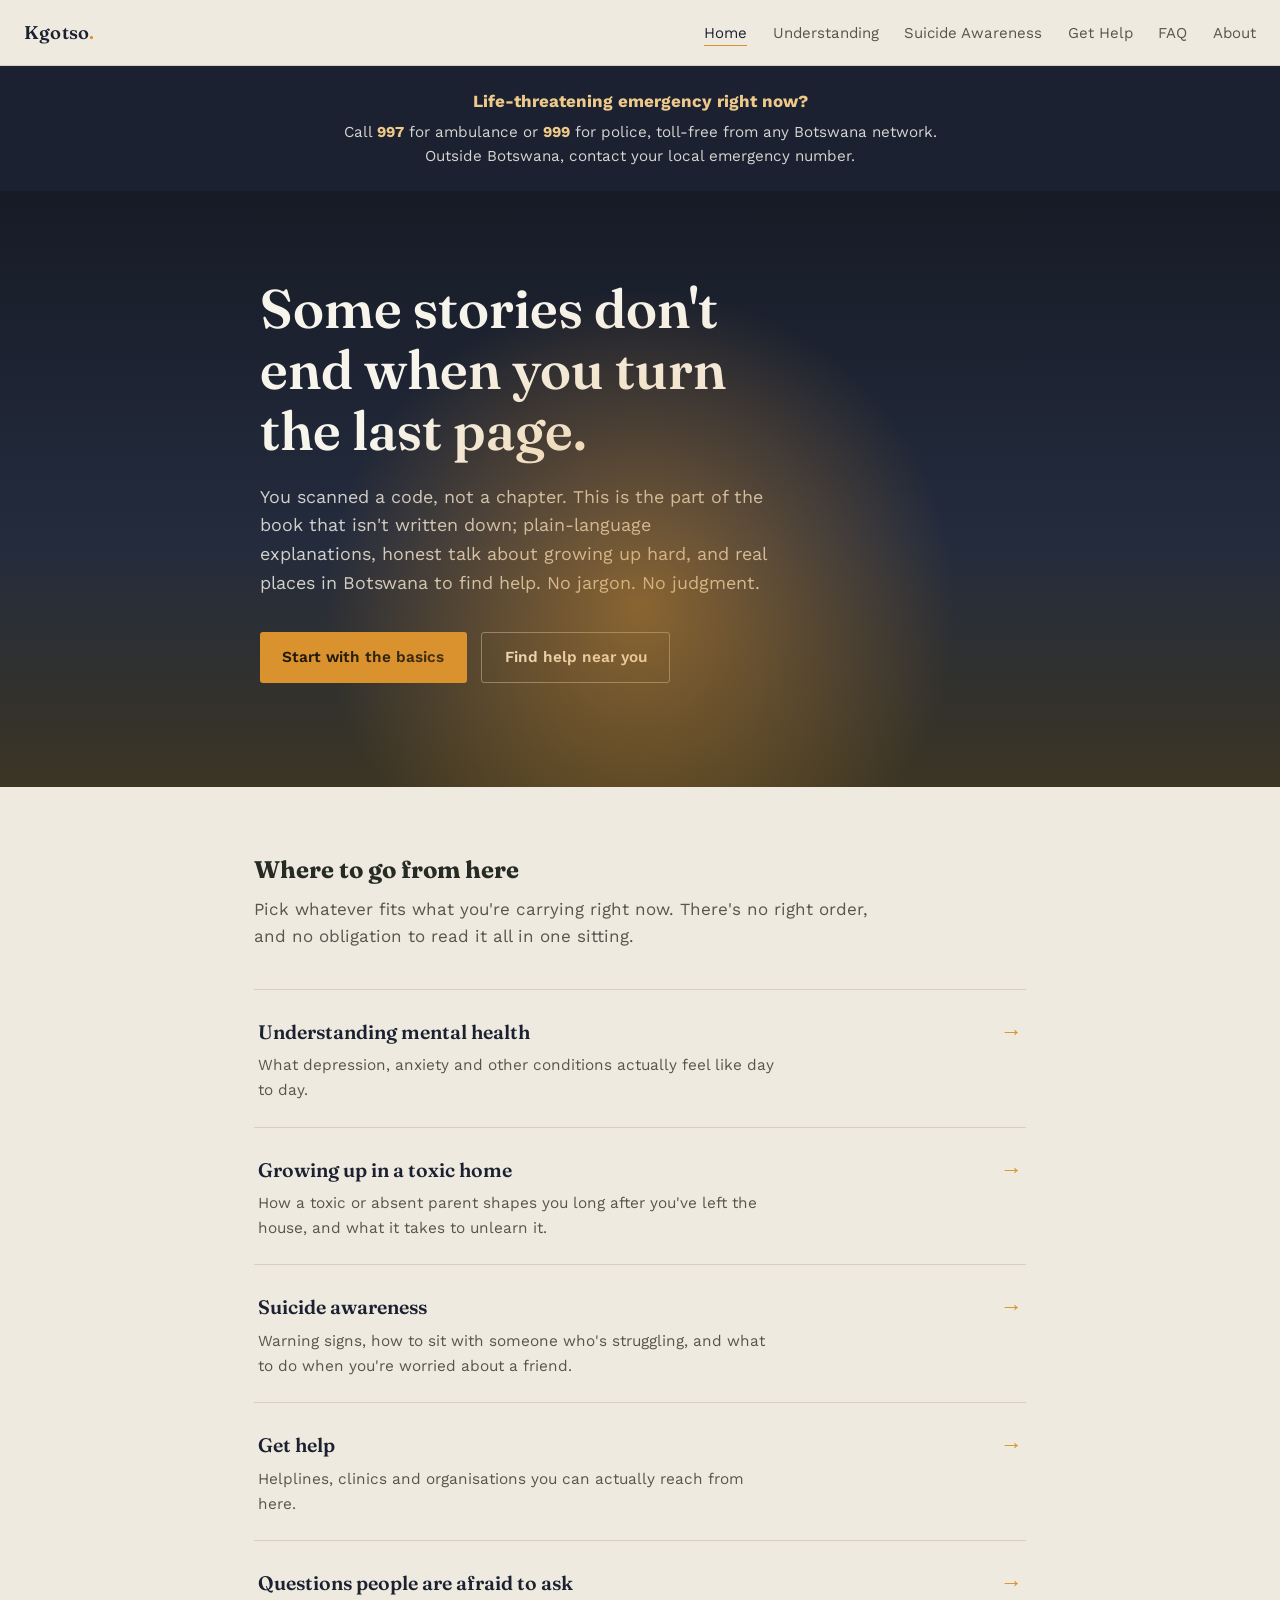
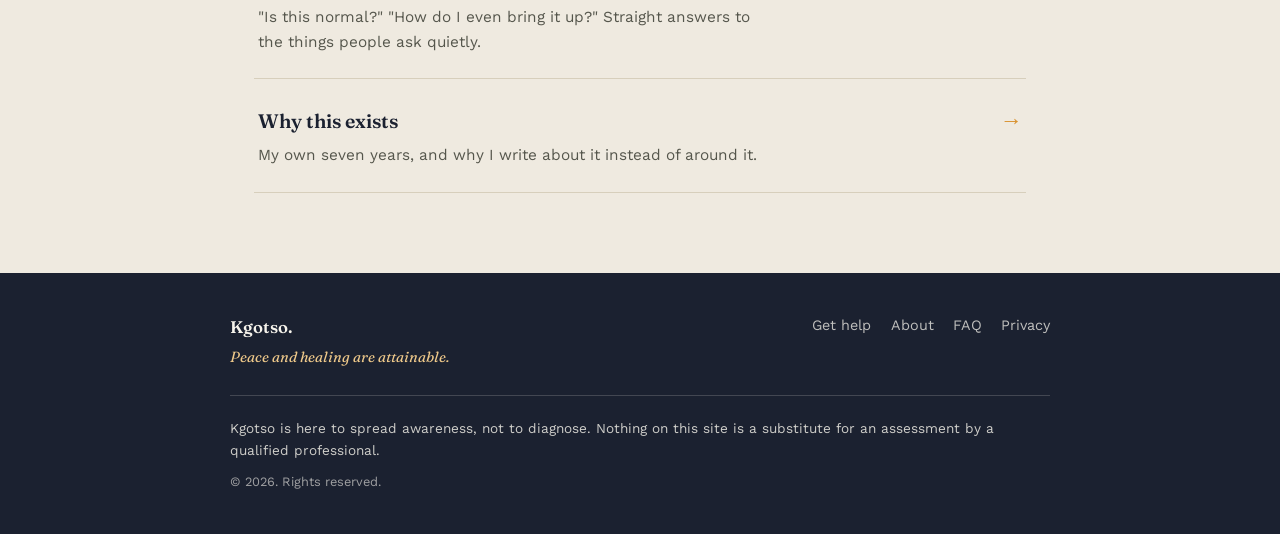
<file: index.html>
<!DOCTYPE html>
<html lang="en">
<head>
<meta charset="UTF-8">
<meta name="viewport" content="width=device-width, initial-scale=1.0">
<title>Kgotso</title>
<meta name="description" content="A mental health resource that lives alongside Tumisang books; for readers who want to keep going after the last page.">
<link rel="preconnect" href="https://fonts.googleapis.com">
<link href="https://fonts.googleapis.com/css2?family=Fraunces:ital,wght@0,500;0,600;1,500&family=Work+Sans:wght@400;500;600;700&display=swap" rel="stylesheet">
<link rel="stylesheet" href="style.css">
<link rel="icon" href="favicon.svg" type="image/svg+xml">
</head>
<body>
<a class="skip-link" href="#main">Skip to content</a>

<header class="site-header">
  <a href="index.html" class="brand">Kgotso<span>.</span></a>
  <button class="nav-toggle" aria-label="Open menu" aria-expanded="false"><span></span></button>
  <nav class="site-nav">
    <ul>
      <li><a href="index.html" aria-current="page">Home</a></li>
      <li><a href="conditions.html">Understanding</a></li>
      <li><a href="suicide-awareness.html">Suicide Awareness</a></li>
      <li><a href="get-help.html">Get Help</a></li>
      <li><a href="faq.html">FAQ</a></li>
      <li><a href="about.html">About</a></li>
    </ul>
  </nav>
</header>

<div class="crisis-banner">
  <div class="crisis-banner-inner">
    <strong>Life-threatening emergency right now?</strong>
    <p>Call <strong>997</strong> for ambulance or <strong>999</strong> for police, toll-free from any Botswana network. Outside Botswana, contact your local emergency number.</p>
  </div>
</div>

<section class="hero" id="main">
  <div class="hero-inner">
    <h1>Some stories don't end when you turn the last page.</h1>
    <p>You scanned a code, not a chapter. This is the part of the book that isn't written down; plain-language explanations, honest talk about growing up hard, and real places in Botswana to find help. No jargon. No judgment.</p>
    <div class="hero-actions">
      <a href="conditions.html" class="btn btn-primary">Start with the basics</a>
      <a href="get-help.html" class="btn btn-ghost">Find help near you</a>
    </div>
  </div>
</section>

<div class="directory">
  <h2 class="directory-heading">Where to go from here</h2>
  <p class="directory-sub">Pick whatever fits what you're carrying right now. There's no right order, and no obligation to read it all in one sitting.</p>

  <div class="dir-list">
    <a class="dir-item" href="conditions.html">
      <div class="dir-item-text">
        <h3>Understanding mental health</h3>
        <p>What depression, anxiety and other conditions actually feel like day to day.</p>
      </div>
      <span class="dir-arrow">→</span>
    </a>
    <a class="dir-item" href="childhood.html">
      <div class="dir-item-text">
        <h3>Growing up in a toxic home</h3>
        <p>How a toxic or absent parent shapes you long after you've left the house, and what it takes to unlearn it.</p>
      </div>
      <span class="dir-arrow">→</span>
    </a>
    <a class="dir-item" href="suicide-awareness.html">
      <div class="dir-item-text">
        <h3>Suicide awareness</h3>
        <p>Warning signs, how to sit with someone who's struggling, and what to do when you're worried about a friend.</p>
      </div>
      <span class="dir-arrow">→</span>
    </a>
    <a class="dir-item" href="get-help.html">
      <div class="dir-item-text">
        <h3>Get help</h3>
        <p>Helplines, clinics and organisations you can actually reach from here.</p>
      </div>
      <span class="dir-arrow">→</span>
    </a>
    <a class="dir-item" href="faq.html">
      <div class="dir-item-text">
        <h3>Questions people are afraid to ask</h3>
        <p>"Is this normal?" "How do I even bring it up?" Straight answers to the things people ask quietly.</p>
      </div>
      <span class="dir-arrow">→</span>
    </a>
    <a class="dir-item" href="about.html">
      <div class="dir-item-text">
        <h3>Why this exists</h3>
        <p>My own seven years, and why I write about it instead of around it.</p>
      </div>
      <span class="dir-arrow">→</span>
    </a>
  </div>
</div>

<footer class="site-footer">
  <div class="site-footer-inner">
    <div class="footer-brand">
      <span>Kgotso.</span>
      <p class="footer-tagline">Peace and healing are attainable.</p>
    </div>
    <ul class="footer-links">
      <li><a href="get-help.html">Get help</a></li>
      <li><a href="about.html">About</a></li>
      <li><a href="faq.html">FAQ</a></li>
      <li><a href="privacy.html">Privacy</a></li>
    </ul>
  </div>
  <p class="footer-disclaimer">Kgotso is here to spread awareness, not to diagnose. Nothing on this site is a substitute for an assessment by a qualified professional.</p>
  <p class="footer-copyright">&copy; 2026. Rights reserved.</p>
</footer>

<script src="script.js"></script>
</body>
</html>
</file>
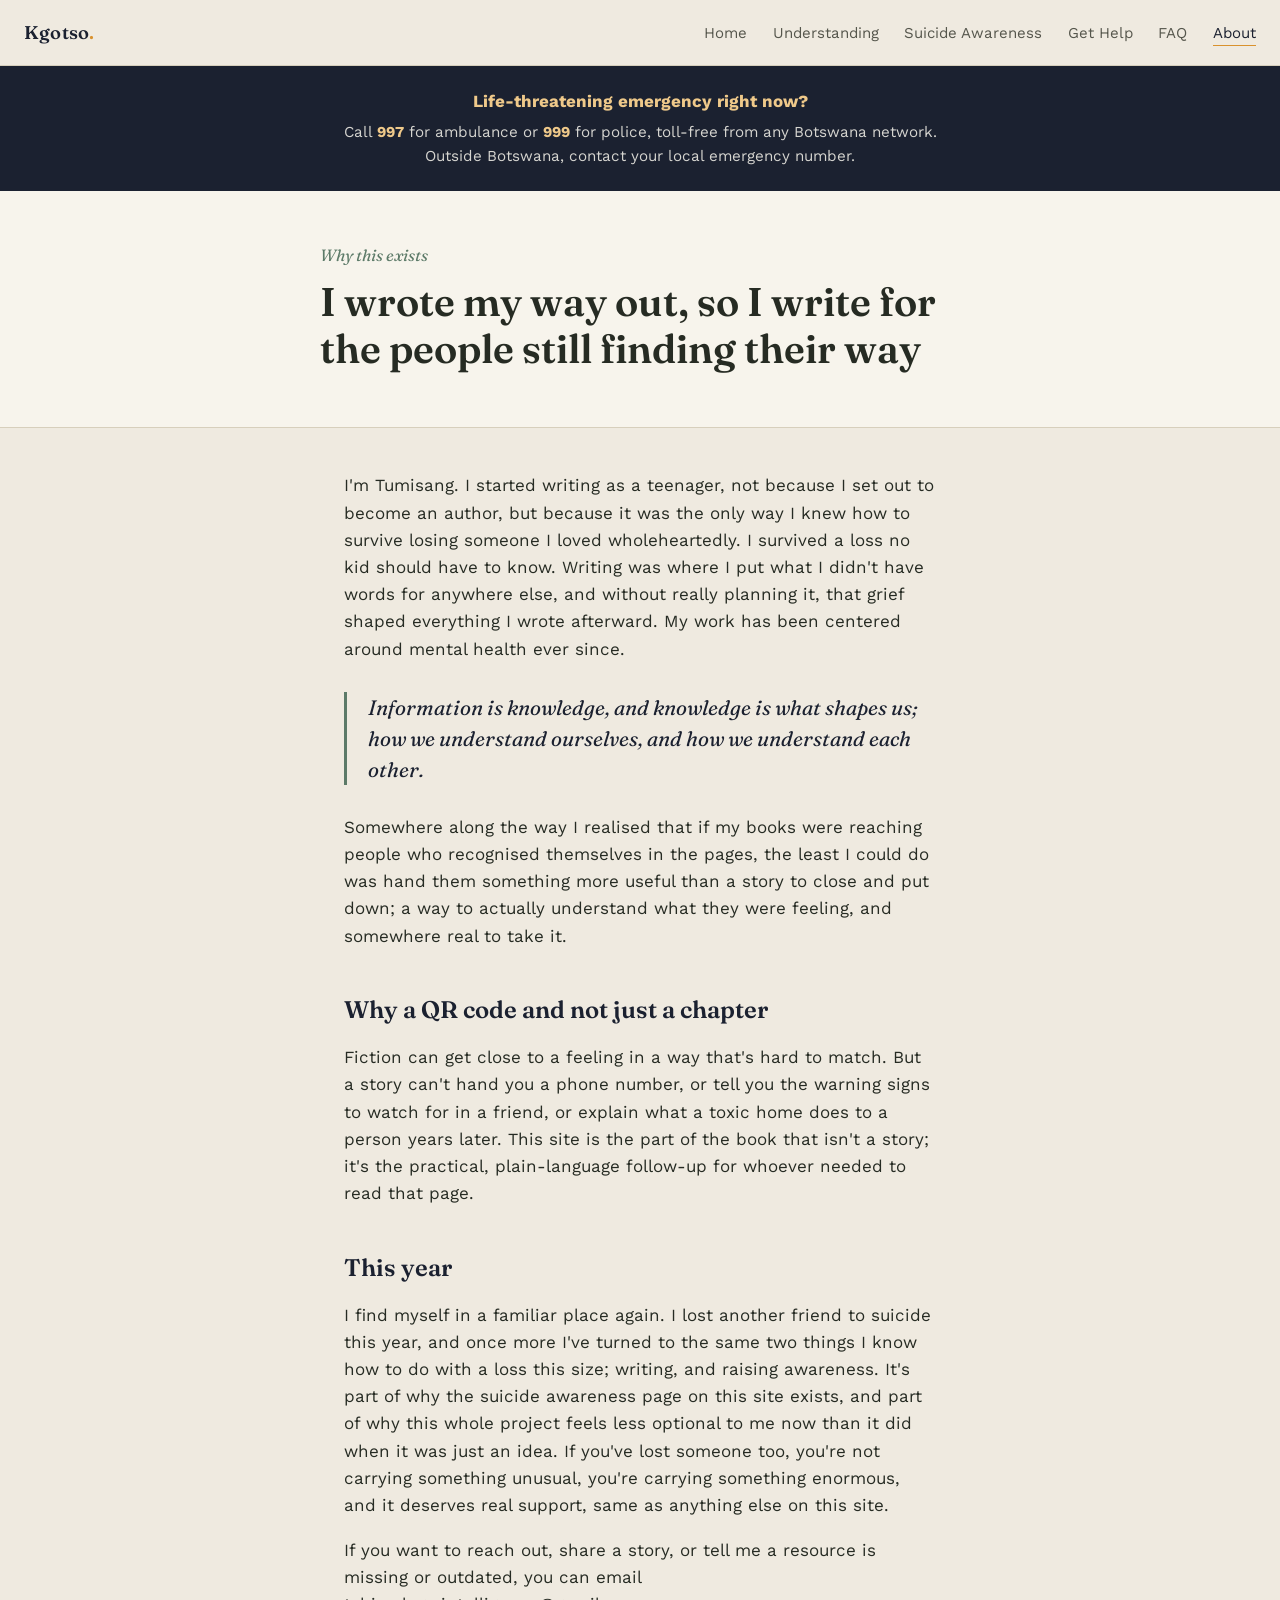
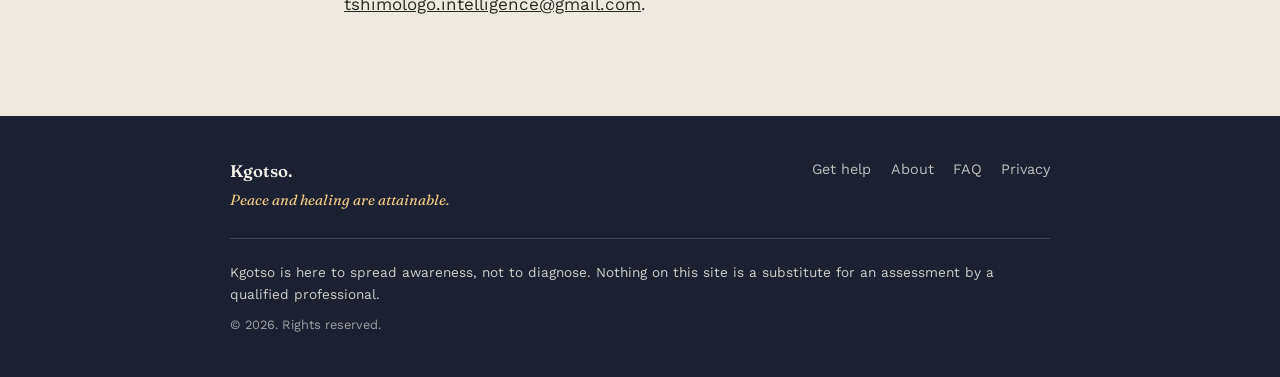
<file: about.html>
<!DOCTYPE html>
<html lang="en">
<head>
<meta charset="UTF-8">
<meta name="viewport" content="width=device-width, initial-scale=1.0">
<title>About — Kgotso</title>
<meta name="description" content="Why Kgotso exists — writing as a way through grief, and a companion resource for readers of Tumisang's books.">
<link rel="preconnect" href="https://fonts.googleapis.com">
<link href="https://fonts.googleapis.com/css2?family=Fraunces:ital,wght@0,500;0,600;1,500&family=Work+Sans:wght@400;500;600;700&display=swap" rel="stylesheet">
<link rel="stylesheet" href="style.css">
<link rel="icon" href="favicon.svg" type="image/svg+xml">
</head>
<body>
<a class="skip-link" href="#main">Skip to content</a>

<header class="site-header">
  <a href="index.html" class="brand">Kgotso<span>.</span></a>
  <button class="nav-toggle" aria-label="Open menu" aria-expanded="false"><span></span></button>
  <nav class="site-nav">
    <ul>
      <li><a href="index.html">Home</a></li>
      <li><a href="conditions.html">Understanding</a></li>
      <li><a href="suicide-awareness.html">Suicide Awareness</a></li>
      <li><a href="get-help.html">Get Help</a></li>
      <li><a href="faq.html">FAQ</a></li>
      <li><a href="about.html" aria-current="page">About</a></li>
    </ul>
  </nav>
</header>

<div class="crisis-banner">
  <div class="crisis-banner-inner">
    <strong>Life-threatening emergency right now?</strong>
    <p>Call <strong>997</strong> for ambulance or <strong>999</strong> for police, toll-free from any Botswana network. Outside Botswana, contact your local emergency number.</p>
  </div>
</div>

<section class="page-hero" id="main">
  <div class="page-hero-inner">
    <p class="kicker">Why this exists</p>
    <h1>I wrote my way out, so I write for the people still finding their way</h1>
  </div>
</section>

<div class="content">

  <p>I'm Tumisang. I started writing as a teenager, not because I set out to become an author, but because it was the only way I knew how to survive losing someone I loved wholeheartedly. I survived a loss no kid should have to know. Writing was where I put what I didn't have words for anywhere else, and without really planning it, that grief shaped everything I wrote afterward. My work has been centered around mental health ever since.</p>

  <div class="about-figure">Information is knowledge, and knowledge is what shapes us; how we understand ourselves, and how we understand each other.</div>

  <p>Somewhere along the way I realised that if my books were reaching people who recognised themselves in the pages, the least I could do was hand them something more useful than a story to close and put down; a way to actually understand what they were feeling, and somewhere real to take it.</p>

  <h2>Why a QR code and not just a chapter</h2>
  <p>Fiction can get close to a feeling in a way that's hard to match. But a story can't hand you a phone number, or tell you the warning signs to watch for in a friend, or explain what a toxic home does to a person years later. This site is the part of the book that isn't a story; it's the practical, plain-language follow-up for whoever needed to read that page.</p>

  <h2>This year</h2>
  <p>I find myself in a familiar place again. I lost another friend to suicide this year, and once more I've turned to the same two things I know how to do with a loss this size; writing, and raising awareness. It's part of why the suicide awareness page on this site exists, and part of why this whole project feels less optional to me now than it did when it was just an idea. If you've lost someone too, you're not carrying something unusual, you're carrying something enormous, and it deserves real support, same as anything else on this site.</p>

  <p>If you want to reach out, share a story, or tell me a resource is missing or outdated, you can email <a href="mailto:tshimologo.intelligence@gmail.com">tshimologo.intelligence@gmail.com</a>.</p>

</div>

<footer class="site-footer">
  <div class="site-footer-inner">
    <div class="footer-brand">
      <span>Kgotso.</span>
      <p class="footer-tagline">Peace and healing are attainable.</p>
    </div>
    <ul class="footer-links">
      <li><a href="get-help.html">Get help</a></li>
      <li><a href="about.html">About</a></li>
      <li><a href="faq.html">FAQ</a></li>
      <li><a href="privacy.html">Privacy</a></li>
    </ul>
  </div>
  <p class="footer-disclaimer">Kgotso is here to spread awareness, not to diagnose. Nothing on this site is a substitute for an assessment by a qualified professional.</p>
  <p class="footer-copyright">&copy; 2026. Rights reserved.</p>
</footer>

<script src="script.js"></script>
</body>
</html>
</file>
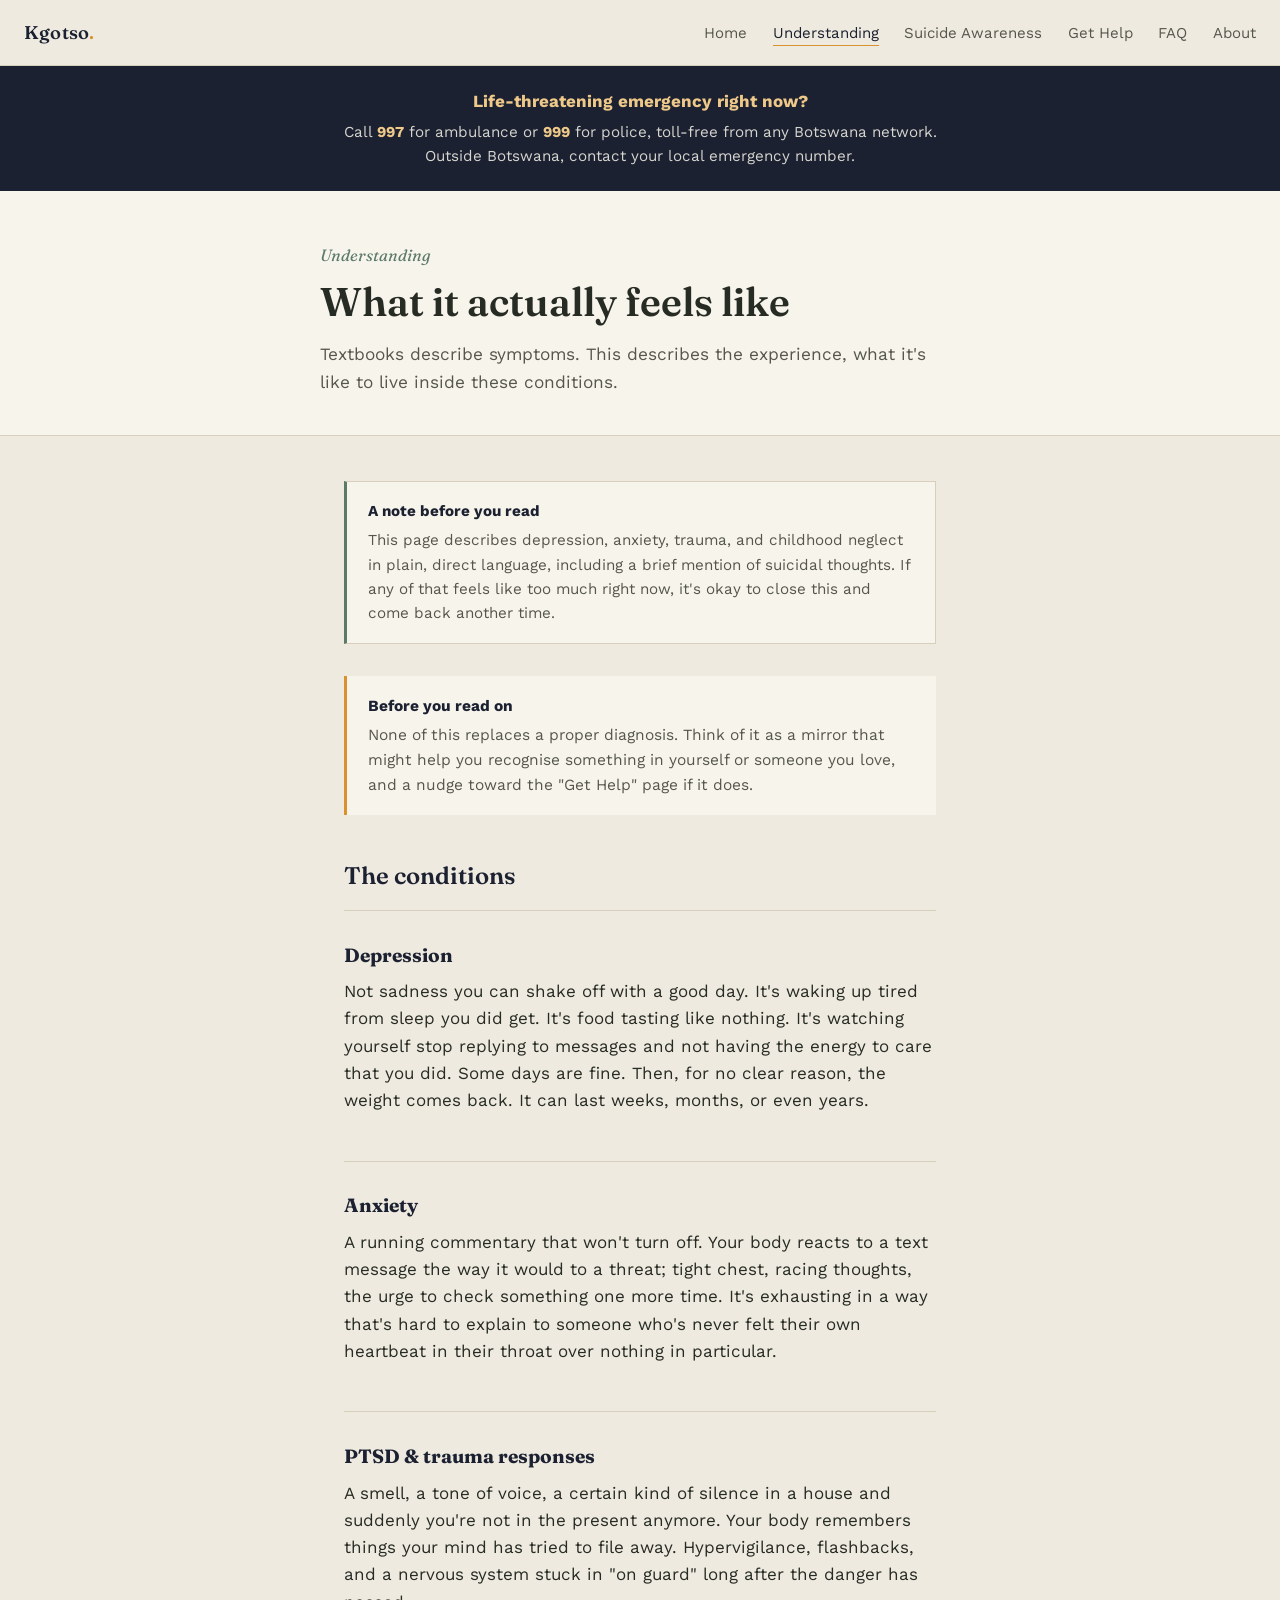
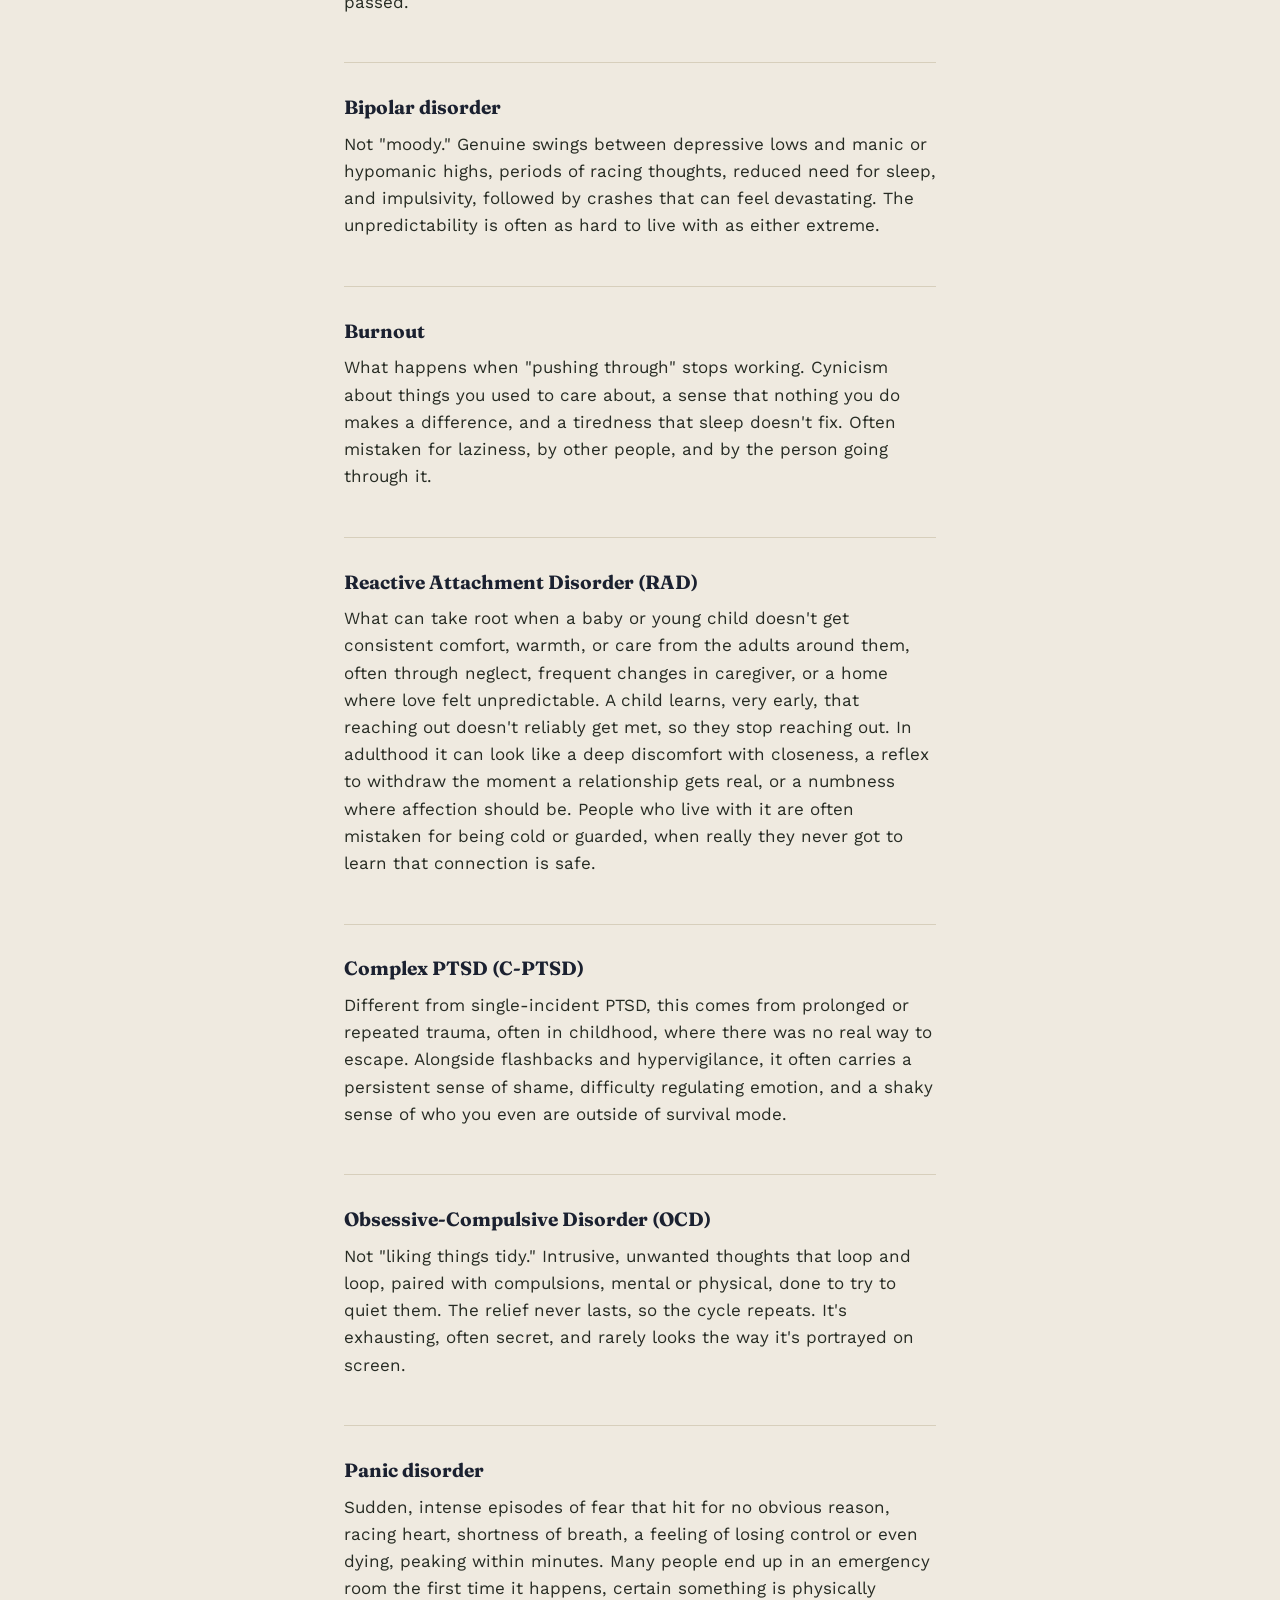
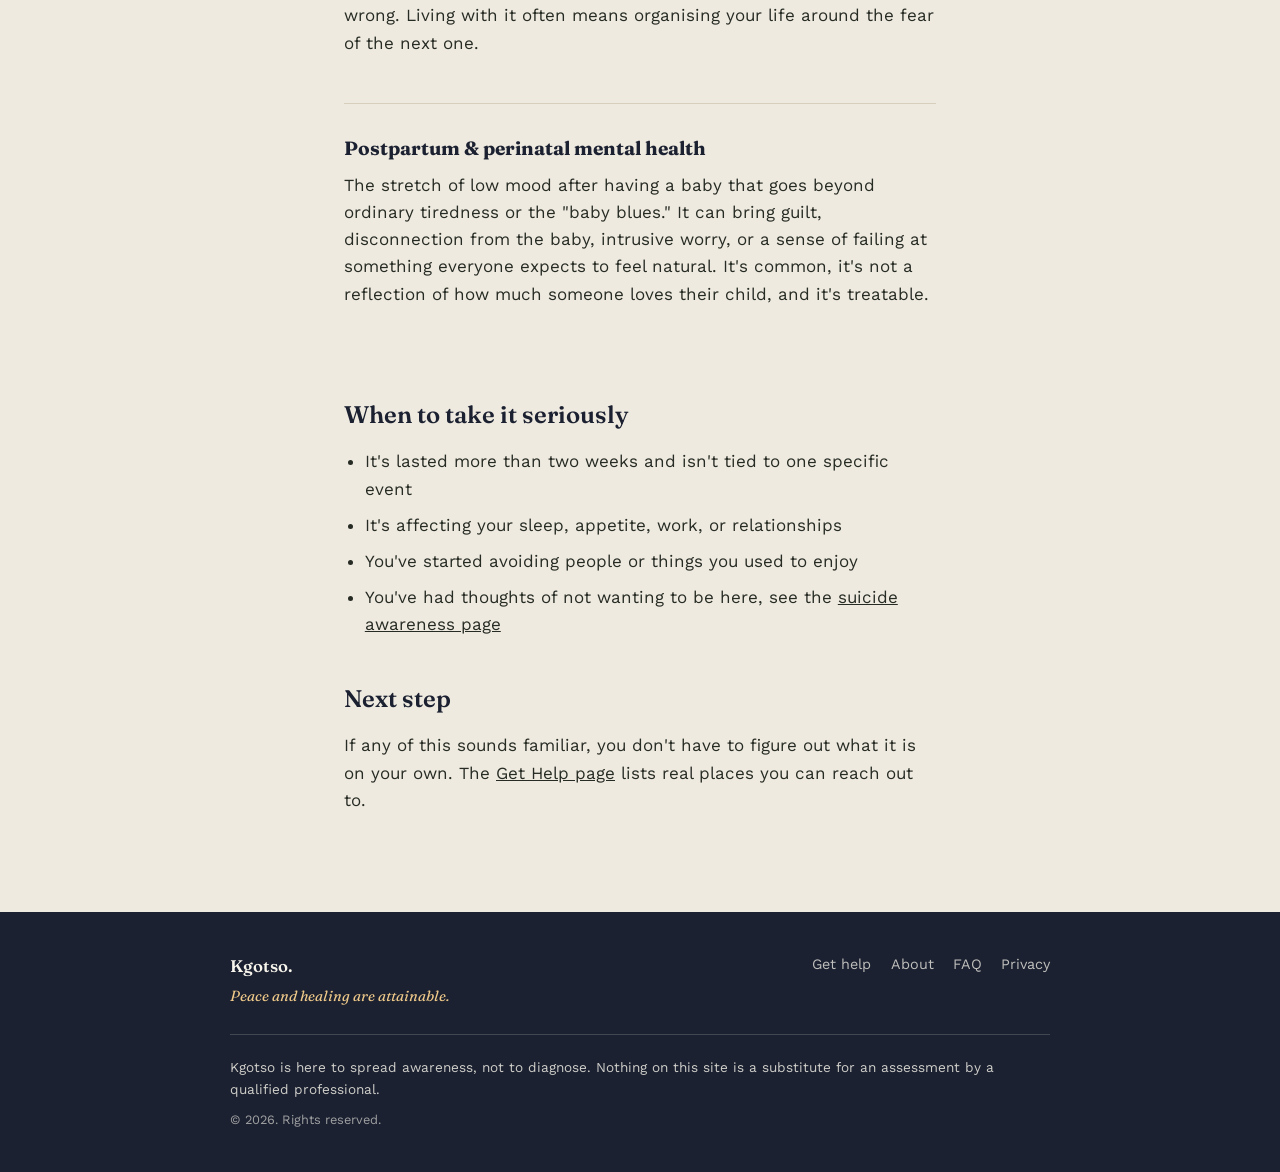
<file: conditions.html>
<!DOCTYPE html>
<html lang="en">
<head>
<meta charset="UTF-8">
<meta name="viewport" content="width=device-width, initial-scale=1.0">
<title>Understanding Mental Health — Kgotso</title>
<meta name="description" content="Plain-language explanations of what depression, anxiety, PTSD, RAD, and other mental health conditions actually feel like day to day.">
<link rel="preconnect" href="https://fonts.googleapis.com">
<link href="https://fonts.googleapis.com/css2?family=Fraunces:ital,wght@0,500;0,600;1,500&family=Work+Sans:wght@400;500;600;700&display=swap" rel="stylesheet">
<link rel="stylesheet" href="style.css">
<link rel="icon" href="favicon.svg" type="image/svg+xml">
</head>
<body>
<a class="skip-link" href="#main">Skip to content</a>

<header class="site-header">
  <a href="index.html" class="brand">Kgotso<span>.</span></a>
  <button class="nav-toggle" aria-label="Open menu" aria-expanded="false"><span></span></button>
  <nav class="site-nav">
    <ul>
      <li><a href="index.html">Home</a></li>
      <li><a href="conditions.html" aria-current="page">Understanding</a></li>
      <li><a href="suicide-awareness.html">Suicide Awareness</a></li>
      <li><a href="get-help.html">Get Help</a></li>
      <li><a href="faq.html">FAQ</a></li>
      <li><a href="about.html">About</a></li>
    </ul>
  </nav>
</header>

<div class="crisis-banner">
  <div class="crisis-banner-inner">
    <strong>Life-threatening emergency right now?</strong>
    <p>Call <strong>997</strong> for ambulance or <strong>999</strong> for police, toll-free from any Botswana network. Outside Botswana, contact your local emergency number.</p>
  </div>
</div>

<section class="page-hero" id="main">
  <div class="page-hero-inner">
    <p class="kicker">Understanding</p>
    <h1>What it actually feels like</h1>
    <p class="lede">Textbooks describe symptoms. This describes the experience, what it's like to live inside these conditions.</p>
  </div>
</section>

<div class="content">

  <div class="trigger-warning">
    <strong>A note before you read</strong>
    This page describes depression, anxiety, trauma, and childhood neglect in plain, direct language, including a brief mention of suicidal thoughts. If any of that feels like too much right now, it's okay to close this and come back another time.
  </div>

  <div class="pull-note">
    <strong>Before you read on</strong>
    None of this replaces a proper diagnosis. Think of it as a mirror that might help you recognise something in yourself or someone you love, and a nudge toward the "Get Help" page if it does.
  </div>

  <h2>The conditions</h2>

  <div class="condition">
    <h3>Depression</h3>
    <p>Not sadness you can shake off with a good day. It's waking up tired from sleep you did get. It's food tasting like nothing. It's watching yourself stop replying to messages and not having the energy to care that you did. Some days are fine. Then, for no clear reason, the weight comes back. It can last weeks, months, or even years.</p>
  </div>

  <div class="condition">
    <h3>Anxiety</h3>
    <p>A running commentary that won't turn off. Your body reacts to a text message the way it would to a threat; tight chest, racing thoughts, the urge to check something one more time. It's exhausting in a way that's hard to explain to someone who's never felt their own heartbeat in their throat over nothing in particular.</p>
  </div>

  <div class="condition">
    <h3>PTSD &amp; trauma responses</h3>
    <p>A smell, a tone of voice, a certain kind of silence in a house and suddenly you're not in the present anymore. Your body remembers things your mind has tried to file away. Hypervigilance, flashbacks, and a nervous system stuck in "on guard" long after the danger has passed.</p>
  </div>

  <div class="condition">
    <h3>Bipolar disorder</h3>
    <p>Not "moody." Genuine swings between depressive lows and manic or hypomanic highs, periods of racing thoughts, reduced need for sleep, and impulsivity, followed by crashes that can feel devastating. The unpredictability is often as hard to live with as either extreme.</p>
  </div>

  <div class="condition">
    <h3>Burnout</h3>
    <p>What happens when "pushing through" stops working. Cynicism about things you used to care about, a sense that nothing you do makes a difference, and a tiredness that sleep doesn't fix. Often mistaken for laziness, by other people, and by the person going through it.</p>
  </div>

  <div class="condition">
    <h3>Reactive Attachment Disorder (RAD)</h3>
    <p>What can take root when a baby or young child doesn't get consistent comfort, warmth, or care from the adults around them, often through neglect, frequent changes in caregiver, or a home where love felt unpredictable. A child learns, very early, that reaching out doesn't reliably get met, so they stop reaching out. In adulthood it can look like a deep discomfort with closeness, a reflex to withdraw the moment a relationship gets real, or a numbness where affection should be. People who live with it are often mistaken for being cold or guarded, when really they never got to learn that connection is safe.</p>
  </div>

  <div class="condition">
    <h3>Complex PTSD (C-PTSD)</h3>
    <p>Different from single-incident PTSD, this comes from prolonged or repeated trauma, often in childhood, where there was no real way to escape. Alongside flashbacks and hypervigilance, it often carries a persistent sense of shame, difficulty regulating emotion, and a shaky sense of who you even are outside of survival mode.</p>
  </div>

  <div class="condition">
    <h3>Obsessive-Compulsive Disorder (OCD)</h3>
    <p>Not "liking things tidy." Intrusive, unwanted thoughts that loop and loop, paired with compulsions, mental or physical, done to try to quiet them. The relief never lasts, so the cycle repeats. It's exhausting, often secret, and rarely looks the way it's portrayed on screen.</p>
  </div>

  <div class="condition">
    <h3>Panic disorder</h3>
    <p>Sudden, intense episodes of fear that hit for no obvious reason, racing heart, shortness of breath, a feeling of losing control or even dying, peaking within minutes. Many people end up in an emergency room the first time it happens, certain something is physically wrong. Living with it often means organising your life around the fear of the next one.</p>
  </div>

  <div class="condition">
    <h3>Postpartum &amp; perinatal mental health</h3>
    <p>The stretch of low mood after having a baby that goes beyond ordinary tiredness or the "baby blues." It can bring guilt, disconnection from the baby, intrusive worry, or a sense of failing at something everyone expects to feel natural. It's common, it's not a reflection of how much someone loves their child, and it's treatable.</p>
  </div>

  <h2>When to take it seriously</h2>
  <ul>
    <li>It's lasted more than two weeks and isn't tied to one specific event</li>
    <li>It's affecting your sleep, appetite, work, or relationships</li>
    <li>You've started avoiding people or things you used to enjoy</li>
    <li>You've had thoughts of not wanting to be here, see the <a href="suicide-awareness.html">suicide awareness page</a></li>
  </ul>

  <h2>Next step</h2>
  <p>If any of this sounds familiar, you don't have to figure out what it is on your own. The <a href="get-help.html">Get Help page</a> lists real places you can reach out to.</p>

</div>

<footer class="site-footer">
  <div class="site-footer-inner">
    <div class="footer-brand">
      <span>Kgotso.</span>
      <p class="footer-tagline">Peace and healing are attainable.</p>
    </div>
    <ul class="footer-links">
      <li><a href="get-help.html">Get help</a></li>
      <li><a href="about.html">About</a></li>
      <li><a href="faq.html">FAQ</a></li>
      <li><a href="privacy.html">Privacy</a></li>
    </ul>
  </div>
  <p class="footer-disclaimer">Kgotso is here to spread awareness, not to diagnose. Nothing on this site is a substitute for an assessment by a qualified professional.</p>
  <p class="footer-copyright">&copy; 2026. Rights reserved.</p>
</footer>

<script src="script.js"></script>
</body>
</html>
</file>
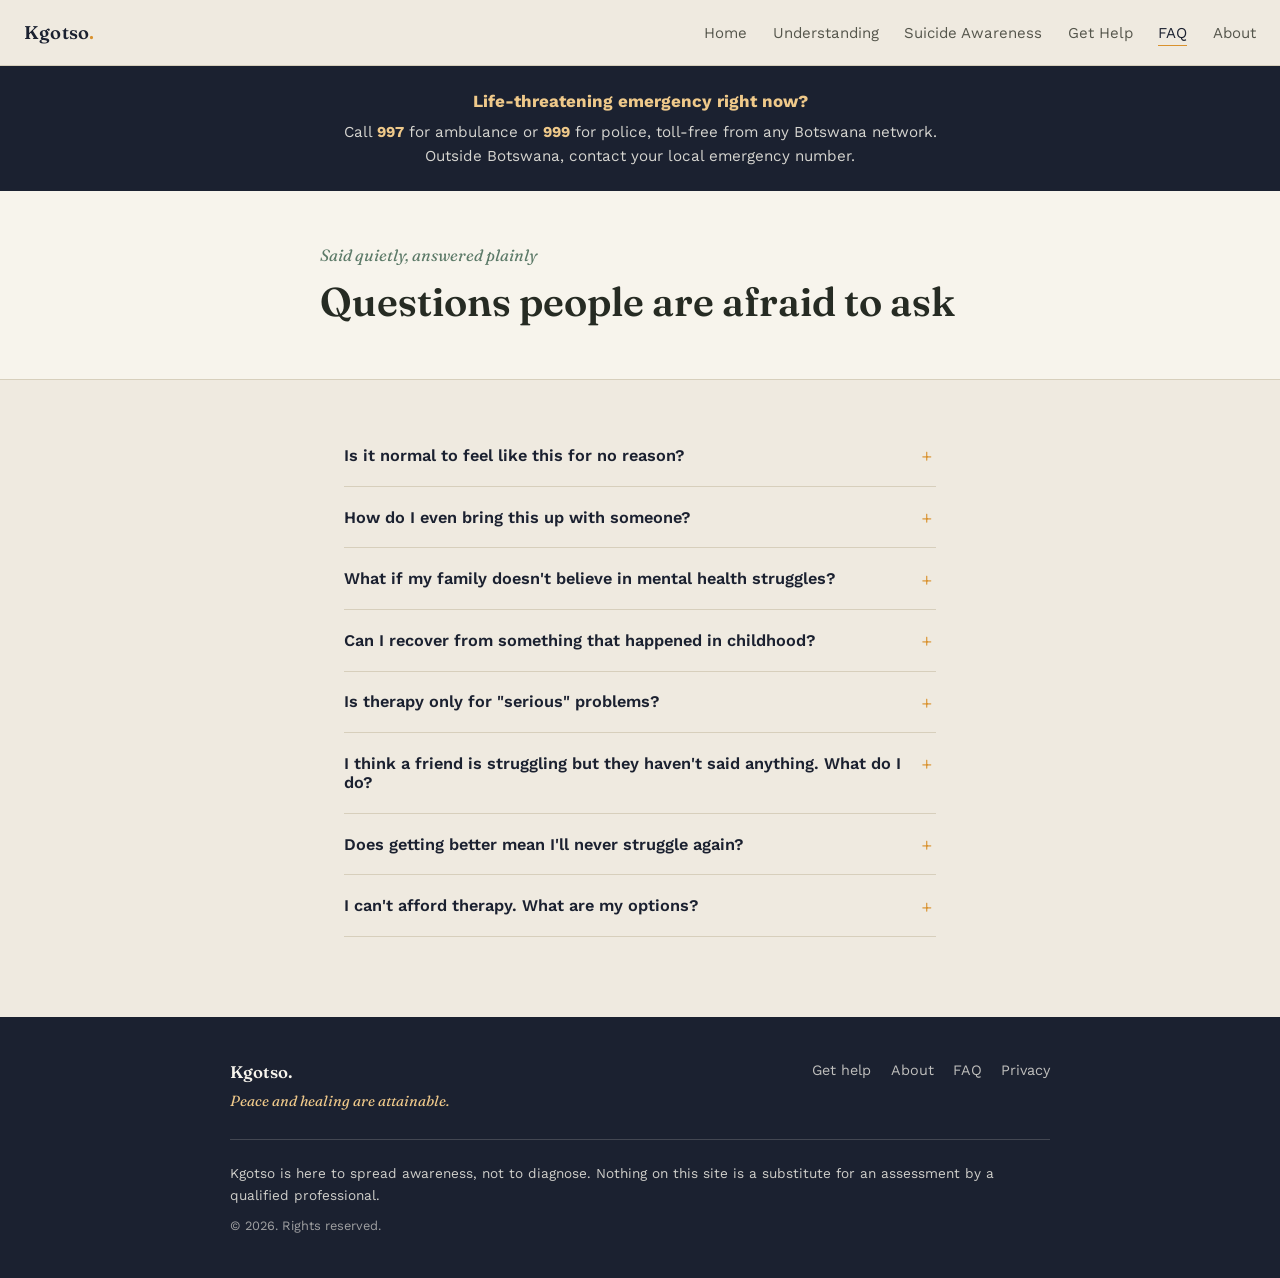
<file: faq.html>
<!DOCTYPE html>
<html lang="en">
<head>
<meta charset="UTF-8">
<meta name="viewport" content="width=device-width, initial-scale=1.0">
<title>FAQ — Kgotso</title>
<meta name="description" content="Straight answers to the mental health questions people are often afraid to ask out loud.">
<link rel="preconnect" href="https://fonts.googleapis.com">
<link href="https://fonts.googleapis.com/css2?family=Fraunces:ital,wght@0,500;0,600;1,500&family=Work+Sans:wght@400;500;600;700&display=swap" rel="stylesheet">
<link rel="stylesheet" href="style.css">
<link rel="icon" href="favicon.svg" type="image/svg+xml">
</head>
<body>
<a class="skip-link" href="#main">Skip to content</a>

<header class="site-header">
  <a href="index.html" class="brand">Kgotso<span>.</span></a>
  <button class="nav-toggle" aria-label="Open menu" aria-expanded="false"><span></span></button>
  <nav class="site-nav">
    <ul>
      <li><a href="index.html">Home</a></li>
      <li><a href="conditions.html">Understanding</a></li>
      <li><a href="suicide-awareness.html">Suicide Awareness</a></li>
      <li><a href="get-help.html">Get Help</a></li>
      <li><a href="faq.html" aria-current="page">FAQ</a></li>
      <li><a href="about.html">About</a></li>
    </ul>
  </nav>
</header>

<div class="crisis-banner">
  <div class="crisis-banner-inner">
    <strong>Life-threatening emergency right now?</strong>
    <p>Call <strong>997</strong> for ambulance or <strong>999</strong> for police, toll-free from any Botswana network. Outside Botswana, contact your local emergency number.</p>
  </div>
</div>

<section class="page-hero" id="main">
  <div class="page-hero-inner">
    <p class="kicker">Said quietly, answered plainly</p>
    <h1>Questions people are afraid to ask</h1>
  </div>
</section>

<div class="content">
  <div class="faq-list">

    <div class="faq-item">
      <button class="faq-q" aria-expanded="false">Is it normal to feel like this for no reason?</button>
      <div class="faq-a"><p>Often there is a reason, it's just not always an obvious, recent one. Depression and anxiety can be triggered by something that happened years ago, or build up slowly with no single cause. "No reason" doesn't mean it isn't real or worth addressing.</p></div>
    </div>

    <div class="faq-item">
      <button class="faq-q" aria-expanded="false">How do I even bring this up with someone?</button>
      <div class="faq-a"><p>Start smaller than you think you need to. "I haven't been okay lately" is a complete sentence. You don't owe anyone the whole story in one go, you can share more as it feels safer to.</p></div>
    </div>

    <div class="faq-item">
      <button class="faq-q" aria-expanded="false">What if my family doesn't believe in mental health struggles?</button>
      <div class="faq-a"><p>That's a real and common barrier, especially where stigma runs deep. You don't need your family's belief to seek help; a helpline, clinic, or counsellor can support you directly, and sometimes a professional can help you find the right words for family later, if and when you're ready.</p></div>
    </div>

    <div class="faq-item">
      <button class="faq-q" aria-expanded="false">Can I recover from something that happened in childhood?</button>
      <div class="faq-a"><p>Yes. It takes longer than people expect and rarely follows a straight line, but the patterns learned early in life are not permanent.</p></div>
    </div>

    <div class="faq-item">
      <button class="faq-q" aria-expanded="false">Is therapy only for "serious" problems?</button>
      <div class="faq-a"><p>No. You don't need a crisis to justify talking to someone. Many people go to process ordinary stress, relationships, or just to understand themselves better.</p></div>
    </div>

    <div class="faq-item">
      <button class="faq-q" aria-expanded="false">I think a friend is struggling but they haven't said anything. What do I do?</button>
      <div class="faq-a"><p>Ask directly and gently; "I've noticed you seem off lately, are you okay?" You don't need proof to check in. See <a href="suicide-awareness.html">Suicide Awareness</a> for more on supporting someone who might be in crisis.</p></div>
    </div>

    <div class="faq-item">
      <button class="faq-q" aria-expanded="false">Does getting better mean I'll never struggle again?</button>
      <div class="faq-a"><p>No and that's okay. Recovery usually isn't a finish line, it's building the tools and support to handle hard periods when they come back. Having a harder week doesn't erase progress made.</p></div>
    </div>

    <div class="faq-item">
      <button class="faq-q" aria-expanded="false">I can't afford therapy. What are my options?</button>
      <div class="faq-a"><p>Start with the free helplines and government clinics listed on the <a href="get-help.html">Get Help</a> page, many offer counselling at no cost. Community and faith-based support can also be a genuine first step while you look into other options.</p></div>
    </div>

  </div>
</div>

<footer class="site-footer">
  <div class="site-footer-inner">
    <div class="footer-brand">
      <span>Kgotso.</span>
      <p class="footer-tagline">Peace and healing are attainable.</p>
    </div>
    <ul class="footer-links">
      <li><a href="get-help.html">Get help</a></li>
      <li><a href="about.html">About</a></li>
      <li><a href="faq.html">FAQ</a></li>
      <li><a href="privacy.html">Privacy</a></li>
    </ul>
  </div>
  <p class="footer-disclaimer">Kgotso is here to spread awareness, not to diagnose. Nothing on this site is a substitute for an assessment by a qualified professional.</p>
  <p class="footer-copyright">&copy; 2026. Rights reserved.</p>
</footer>

<script src="script.js"></script>
</body>
</html>
</file>
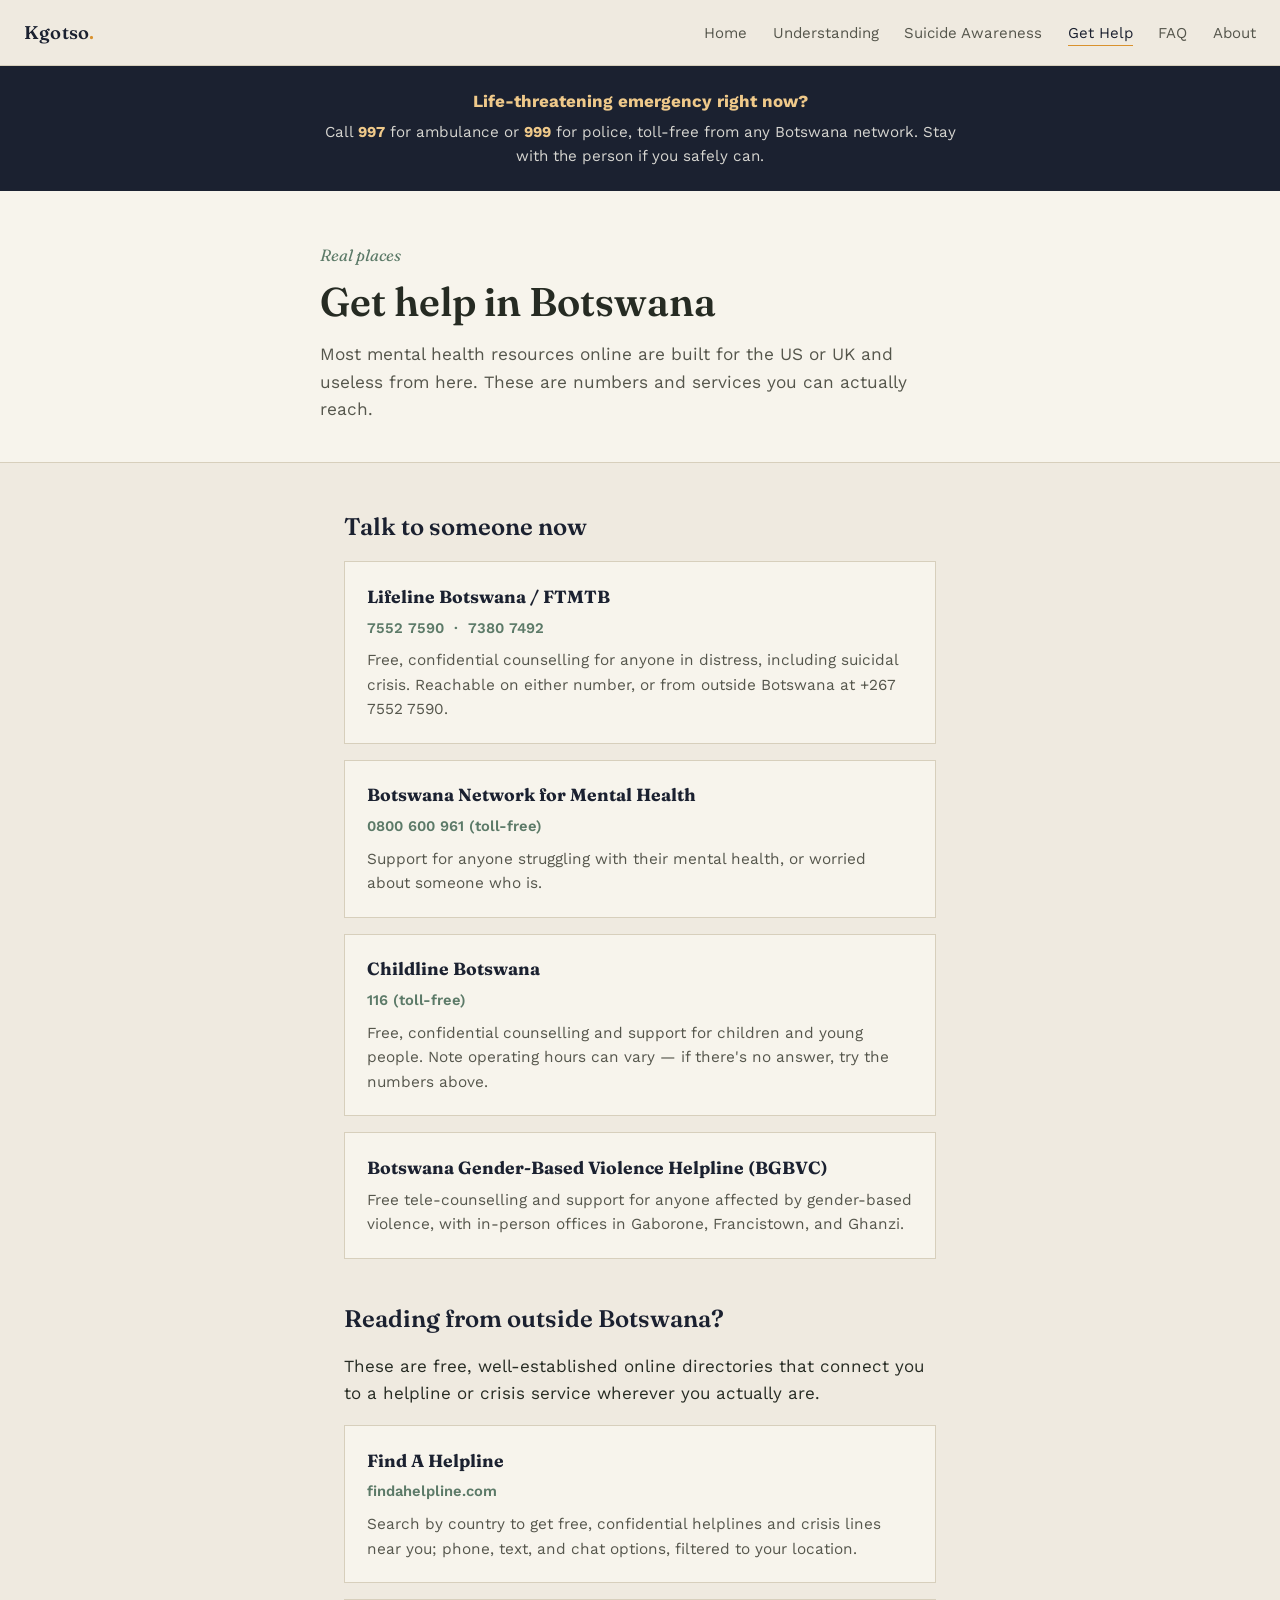
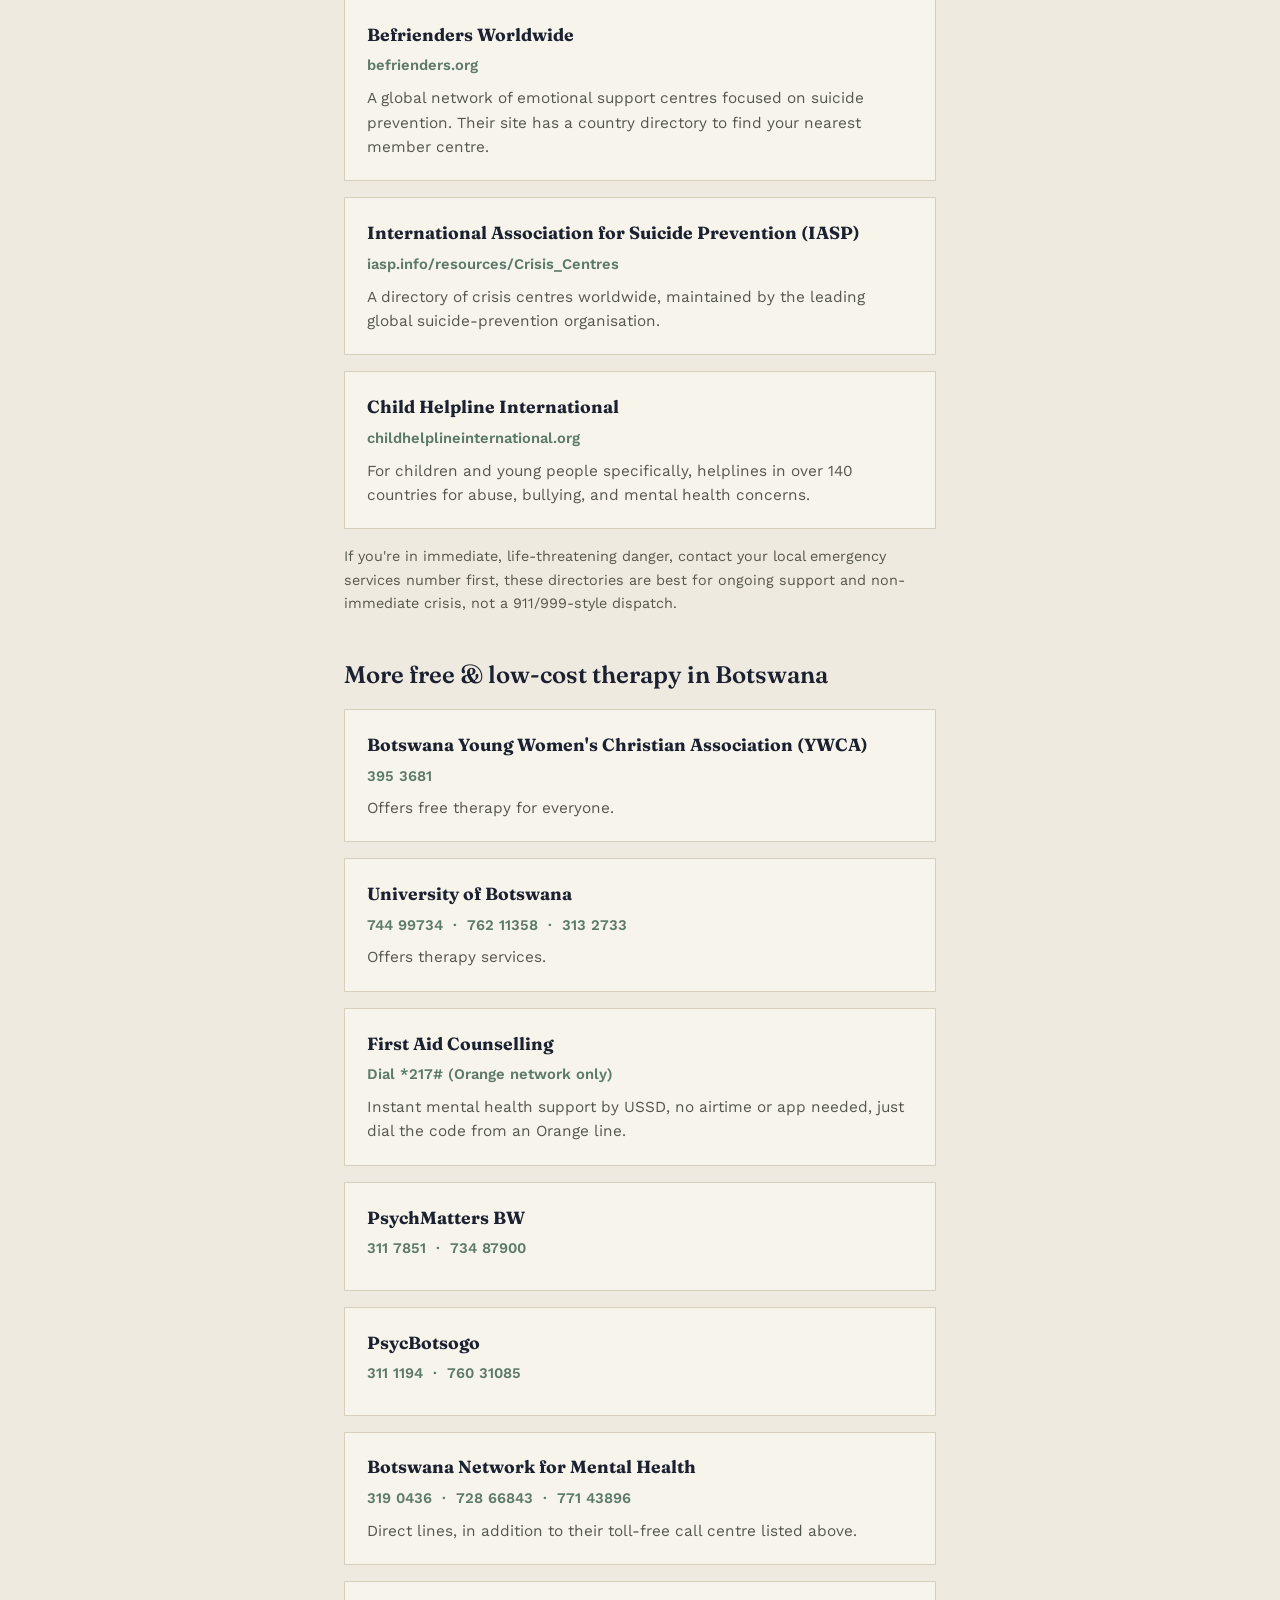
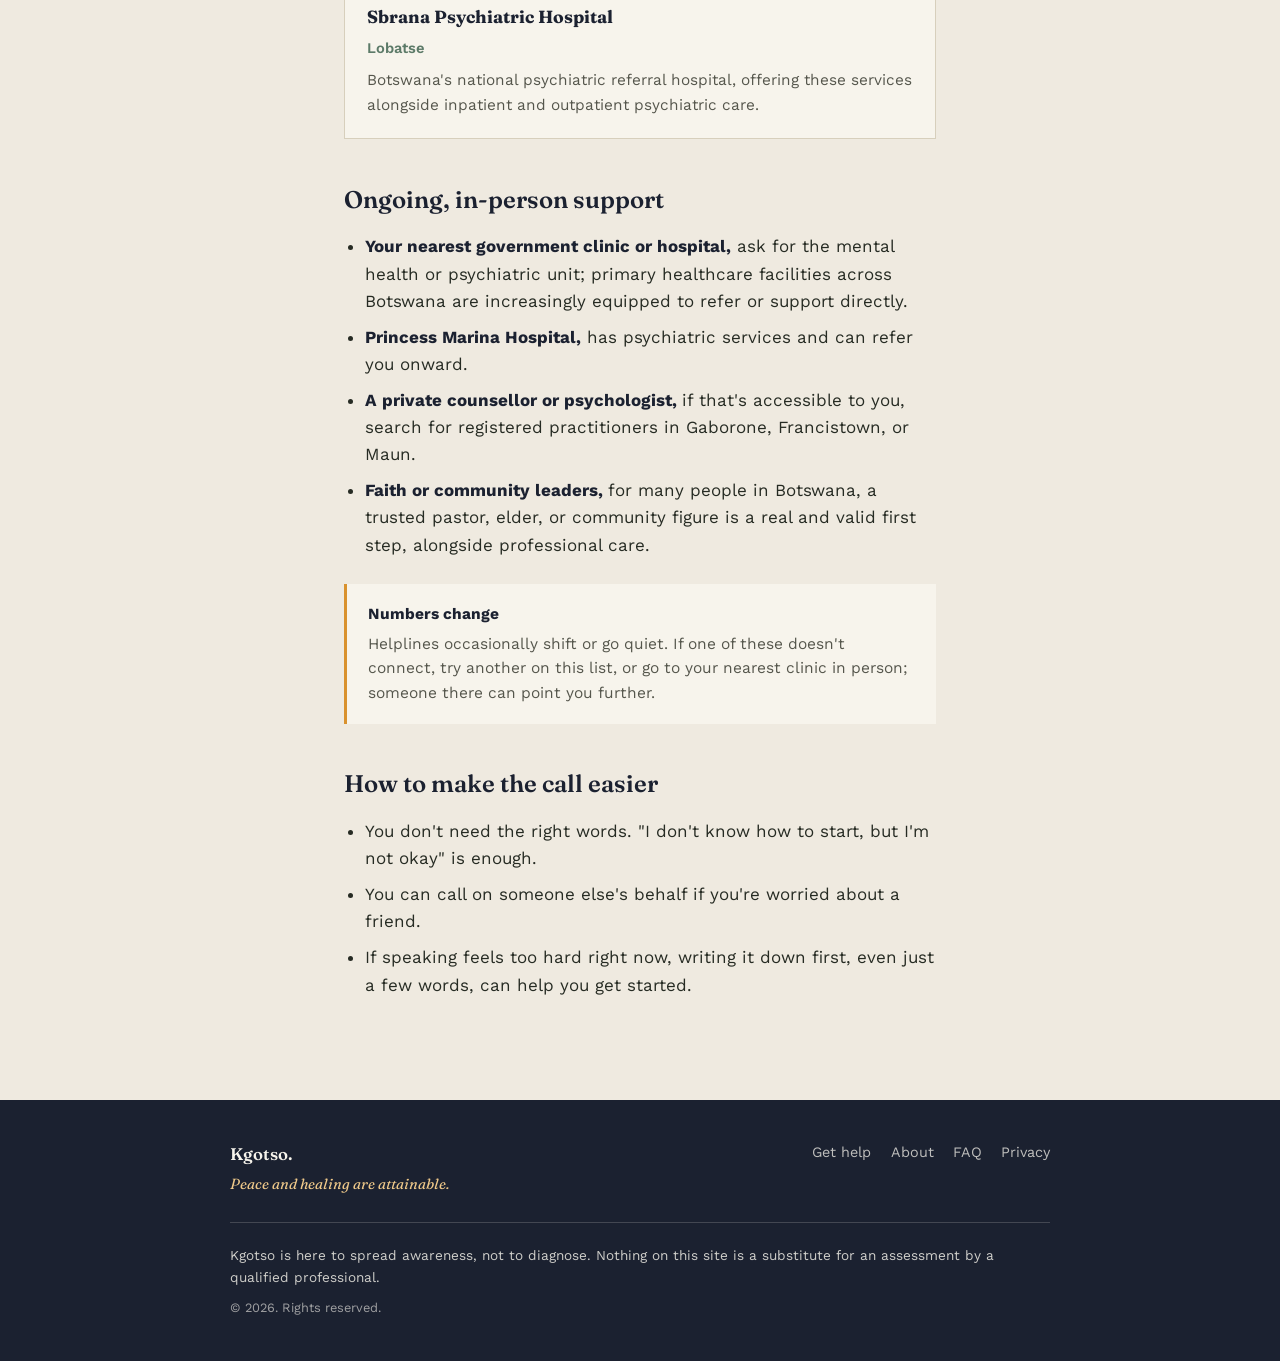
<file: get-help.html>
<!DOCTYPE html>
<html lang="en">
<head>
<meta charset="UTF-8">
<meta name="viewport" content="width=device-width, initial-scale=1.0">
<title>Get Help — Kgotso</title>
<meta name="description" content="Free and low-cost mental health helplines, clinics, and organisations in Botswana, plus international directories for readers elsewhere.">
<link rel="preconnect" href="https://fonts.googleapis.com">
<link href="https://fonts.googleapis.com/css2?family=Fraunces:ital,wght@0,500;0,600;1,500&family=Work+Sans:wght@400;500;600;700&display=swap" rel="stylesheet">
<link rel="stylesheet" href="style.css">
<link rel="icon" href="favicon.svg" type="image/svg+xml">
</head>
<body>
<a class="skip-link" href="#main">Skip to content</a>

<header class="site-header">
  <a href="index.html" class="brand">Kgotso<span>.</span></a>
  <button class="nav-toggle" aria-label="Open menu" aria-expanded="false"><span></span></button>
  <nav class="site-nav">
    <ul>
      <li><a href="index.html">Home</a></li>
      <li><a href="conditions.html">Understanding</a></li>
      <li><a href="suicide-awareness.html">Suicide Awareness</a></li>
      <li><a href="get-help.html" aria-current="page">Get Help</a></li>
      <li><a href="faq.html">FAQ</a></li>
      <li><a href="about.html">About</a></li>
    </ul>
  </nav>
</header>

<div class="crisis-banner">
  <div class="crisis-banner-inner">
    <strong>Life-threatening emergency right now?</strong>
    <p>Call <strong>997</strong> for ambulance or <strong>999</strong> for police, toll-free from any Botswana network. Stay with the person if you safely can.</p>
  </div>
</div>

<section class="page-hero" id="main">
  <div class="page-hero-inner">
    <p class="kicker">Real places</p>
    <h1>Get help in Botswana</h1>
    <p class="lede">Most mental health resources online are built for the US or UK and useless from here. These are numbers and services you can actually reach.</p>
  </div>
</section>

<div class="content">

  <h2>Talk to someone now</h2>

  <div class="resource">
    <h3>Lifeline Botswana / FTMTB</h3>
    <p class="meta">7552 7590 &nbsp;·&nbsp; 7380 7492</p>
    <p>Free, confidential counselling for anyone in distress, including suicidal crisis. Reachable on either number, or from outside Botswana at +267 7552 7590.</p>
  </div>

  <div class="resource">
    <h3>Botswana Network for Mental Health</h3>
    <p class="meta">0800 600 961 (toll-free)</p>
    <p>Support for anyone struggling with their mental health, or worried about someone who is.</p>
  </div>

  <div class="resource">
    <h3>Childline Botswana</h3>
    <p class="meta">116 (toll-free)</p>
    <p>Free, confidential counselling and support for children and young people. Note operating hours can vary — if there's no answer, try the numbers above.</p>
  </div>

  <div class="resource">
    <h3>Botswana Gender-Based Violence Helpline (BGBVC)</h3>
    <p>Free tele-counselling and support for anyone affected by gender-based violence, with in-person offices in Gaborone, Francistown, and Ghanzi.</p>
  </div>

  <h2>Reading from outside Botswana?</h2>
  <p>These are free, well-established online directories that connect you to a helpline or crisis service wherever you actually are.</p>

  <div class="resource">
    <h3>Find A Helpline</h3>
    <p class="meta">findahelpline.com</p>
    <p>Search by country to get free, confidential helplines and crisis lines near you; phone, text, and chat options, filtered to your location.</p>
  </div>

  <div class="resource">
    <h3>Befrienders Worldwide</h3>
    <p class="meta">befrienders.org</p>
    <p>A global network of emotional support centres focused on suicide prevention. Their site has a country directory to find your nearest member centre.</p>
  </div>

  <div class="resource">
    <h3>International Association for Suicide Prevention (IASP)</h3>
    <p class="meta">iasp.info/resources/Crisis_Centres</p>
    <p>A directory of crisis centres worldwide, maintained by the leading global suicide-prevention organisation.</p>
  </div>

  <div class="resource">
    <h3>Child Helpline International</h3>
    <p class="meta">childhelplineinternational.org</p>
    <p>For children and young people specifically, helplines in over 140 countries for abuse, bullying, and mental health concerns.</p>
  </div>

  <p style="font-size:0.9rem; color:var(--text-soft);">If you're in immediate, life-threatening danger, contact your local emergency services number first, these directories are best for ongoing support and non-immediate crisis, not a 911/999-style dispatch.</p>

  <h2>More free &amp; low-cost therapy in Botswana</h2>

  <div class="resource">
    <h3>Botswana Young Women's Christian Association (YWCA)</h3>
    <p class="meta">395 3681</p>
    <p>Offers free therapy for everyone.</p>
  </div>

  <div class="resource">
    <h3>University of Botswana</h3>
    <p class="meta">744 99734 &nbsp;·&nbsp; 762 11358 &nbsp;·&nbsp; 313 2733</p>
    <p>Offers therapy services.</p>
  </div>

  <div class="resource">
    <h3>First Aid Counselling</h3>
    <p class="meta">Dial *217# (Orange network only)</p>
    <p>Instant mental health support by USSD, no airtime or app needed, just dial the code from an Orange line.</p>
  </div>

  <div class="resource">
    <h3>PsychMatters BW</h3>
    <p class="meta">311 7851 &nbsp;·&nbsp; 734 87900</p>
  </div>

  <div class="resource">
    <h3>PsycBotsogo</h3>
    <p class="meta">311 1194 &nbsp;·&nbsp; 760 31085</p>
  </div>

  <div class="resource">
    <h3>Botswana Network for Mental Health</h3>
    <p class="meta">319 0436 &nbsp;·&nbsp; 728 66843 &nbsp;·&nbsp; 771 43896</p>
    <p>Direct lines, in addition to their toll-free call centre listed above.</p>
  </div>

  <div class="resource">
    <h3>Sbrana Psychiatric Hospital</h3>
    <p class="meta">Lobatse</p>
    <p>Botswana's national psychiatric referral hospital, offering these services alongside inpatient and outpatient psychiatric care.</p>
  </div>

  <h2>Ongoing, in-person support</h2>
  <ul>
    <li><strong>Your nearest government clinic or hospital,</strong> ask for the mental health or psychiatric unit; primary healthcare facilities across Botswana are increasingly equipped to refer or support directly.</li>
    <li><strong>Princess Marina Hospital,</strong> has psychiatric services and can refer you onward.</li>
    <li><strong>A private counsellor or psychologist, </strong>if that's accessible to you, search for registered practitioners in Gaborone, Francistown, or Maun.</li>
    <li><strong>Faith or community leaders, </strong> for many people in Botswana, a trusted pastor, elder, or community figure is a real and valid first step, alongside professional care.</li>
  </ul>

  <div class="pull-note">
    <strong>Numbers change</strong>
    Helplines occasionally shift or go quiet. If one of these doesn't connect, try another on this list, or go to your nearest clinic in person; someone there can point you further.
  </div>

  <h2>How to make the call easier</h2>
  <ul>
    <li>You don't need the right words. "I don't know how to start, but I'm not okay" is enough.</li>
    <li>You can call on someone else's behalf if you're worried about a friend.</li>
    <li>If speaking feels too hard right now, writing it down first, even just a few words, can help you get started.</li>
  </ul>

</div>

<footer class="site-footer">
  <div class="site-footer-inner">
    <div class="footer-brand">
      <span>Kgotso.</span>
      <p class="footer-tagline">Peace and healing are attainable.</p>
    </div>
    <ul class="footer-links">
      <li><a href="get-help.html">Get help</a></li>
      <li><a href="about.html">About</a></li>
      <li><a href="faq.html">FAQ</a></li>
      <li><a href="privacy.html">Privacy</a></li>
    </ul>
  </div>
  <p class="footer-disclaimer">Kgotso is here to spread awareness, not to diagnose. Nothing on this site is a substitute for an assessment by a qualified professional.</p>
  <p class="footer-copyright">&copy; 2026. Rights reserved.</p>
</footer>


<script src="script.js"></script>
</body>
</html>
</file>
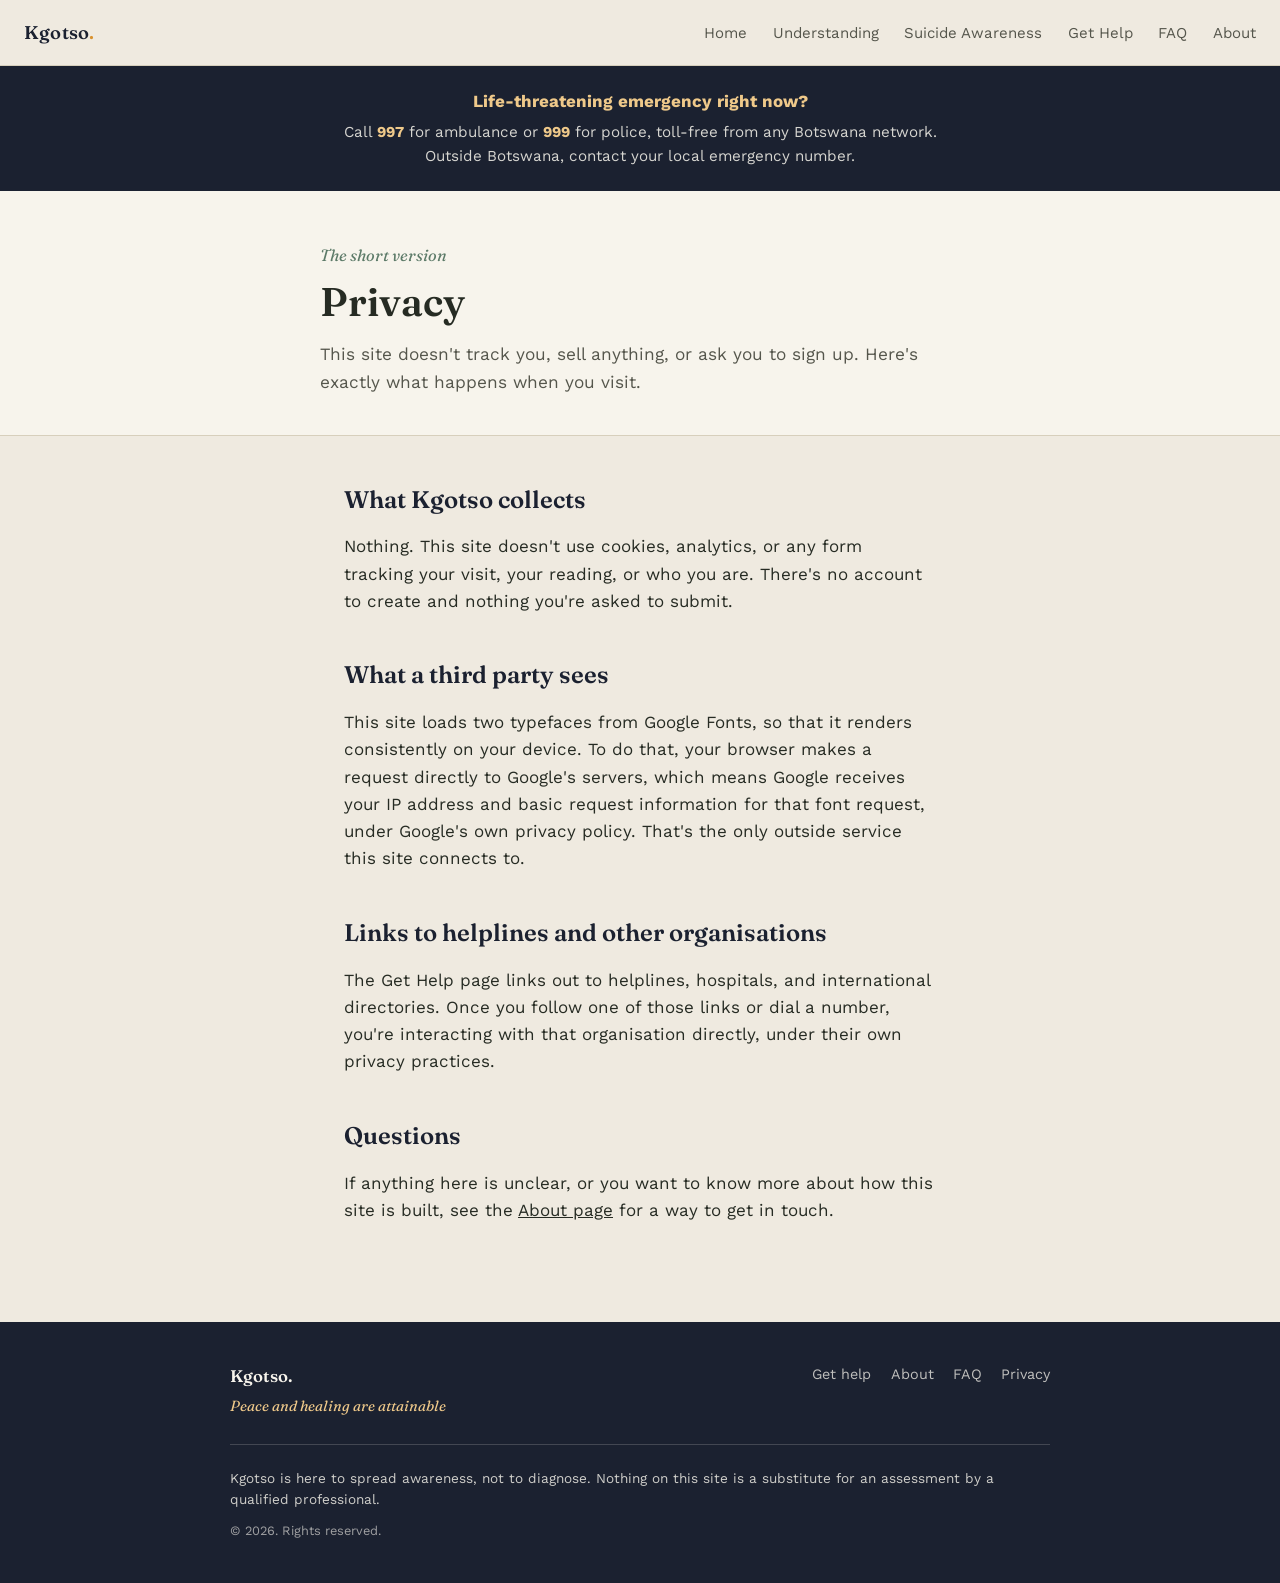
<file: privacy.html>
<!DOCTYPE html>
<html lang="en">
<head>
<meta charset="UTF-8">
<meta name="viewport" content="width=device-width, initial-scale=1.0">
<title>Privacy — Kgotso</title>
<meta name="description" content="What Kgotso does and doesn't do with your data.">
<link rel="preconnect" href="https://fonts.googleapis.com">
<link href="https://fonts.googleapis.com/css2?family=Fraunces:ital,wght@0,500;0,600;1,500&family=Work+Sans:wght@400;500;600;700&display=swap" rel="stylesheet">
<link rel="stylesheet" href="style.css">
<link rel="icon" href="favicon.svg" type="image/svg+xml">
</head>
<body>
<a class="skip-link" href="#main">Skip to content</a>

<header class="site-header">
  <a href="index.html" class="brand">Kgotso<span>.</span></a>
  <button class="nav-toggle" aria-label="Open menu" aria-expanded="false"><span></span></button>
  <nav class="site-nav">
    <ul>
      <li><a href="index.html">Home</a></li>
      <li><a href="conditions.html">Understanding</a></li>
      <li><a href="suicide-awareness.html">Suicide Awareness</a></li>
      <li><a href="get-help.html">Get Help</a></li>
      <li><a href="faq.html">FAQ</a></li>
      <li><a href="about.html">About</a></li>
    </ul>
  </nav>
</header>

<div class="crisis-banner">
  <div class="crisis-banner-inner">
    <strong>Life-threatening emergency right now?</strong>
    <p>Call <strong>997</strong> for ambulance or <strong>999</strong> for police, toll-free from any Botswana network. Outside Botswana, contact your local emergency number.</p>
  </div>
</div>

<section class="page-hero" id="main">
  <div class="page-hero-inner">
    <p class="kicker">The short version</p>
    <h1>Privacy</h1>
    <p class="lede">This site doesn't track you, sell anything, or ask you to sign up. Here's exactly what happens when you visit.</p>
  </div>
</section>

<div class="content">

  <h2>What Kgotso collects</h2>
  <p>Nothing. This site doesn't use cookies, analytics, or any form tracking your visit, your reading, or who you are. There's no account to create and nothing you're asked to submit.</p>

  <h2>What a third party sees</h2>
  <p>This site loads two typefaces from Google Fonts, so that it renders consistently on your device. To do that, your browser makes a request directly to Google's servers, which means Google receives your IP address and basic request information for that font request, under Google's own privacy policy. That's the only outside service this site connects to.</p>

  <h2>Links to helplines and other organisations</h2>
  <p>The Get Help page links out to helplines, hospitals, and international directories. Once you follow one of those links or dial a number, you're interacting with that organisation directly, under their own privacy practices.</p>

  <h2>Questions</h2>
  <p>If anything here is unclear, or you want to know more about how this site is built, see the <a href="about.html">About page</a> for a way to get in touch.</p>

</div>

<footer class="site-footer">
  <div class="site-footer-inner">
    <div class="footer-brand">
      <span>Kgotso.</span>
      <p class="footer-tagline">Peace and healing are attainable</p>
    </div>
    <ul class="footer-links">
      <li><a href="get-help.html">Get help</a></li>
      <li><a href="about.html">About</a></li>
      <li><a href="faq.html">FAQ</a></li>
      <li><a href="privacy.html">Privacy</a></li>
    </ul>
  </div>
  <p class="footer-disclaimer">Kgotso is here to spread awareness, not to diagnose. Nothing on this site is a substitute for an assessment by a qualified professional.</p>
  <p class="footer-copyright">&copy; 2026. Rights reserved.</p>
</footer>

<script src="script.js"></script>
</body>
</html>
</file>
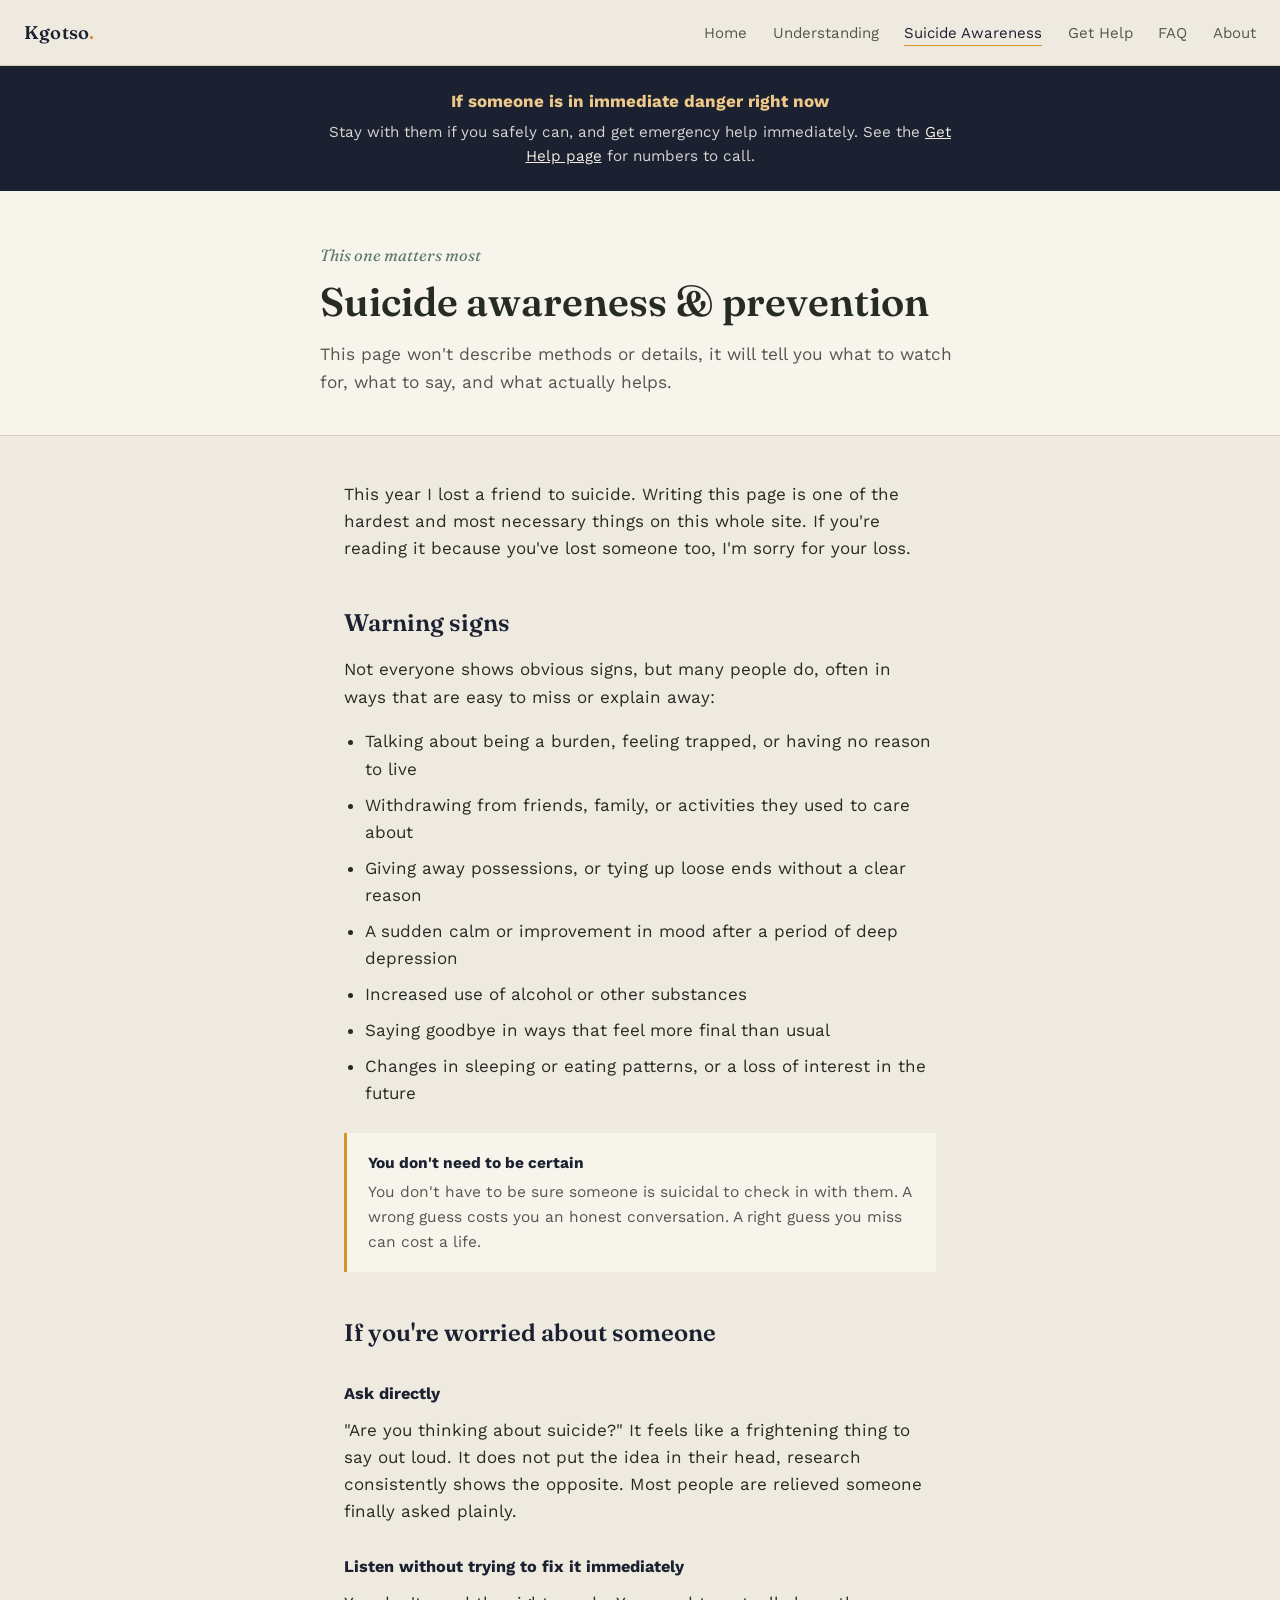
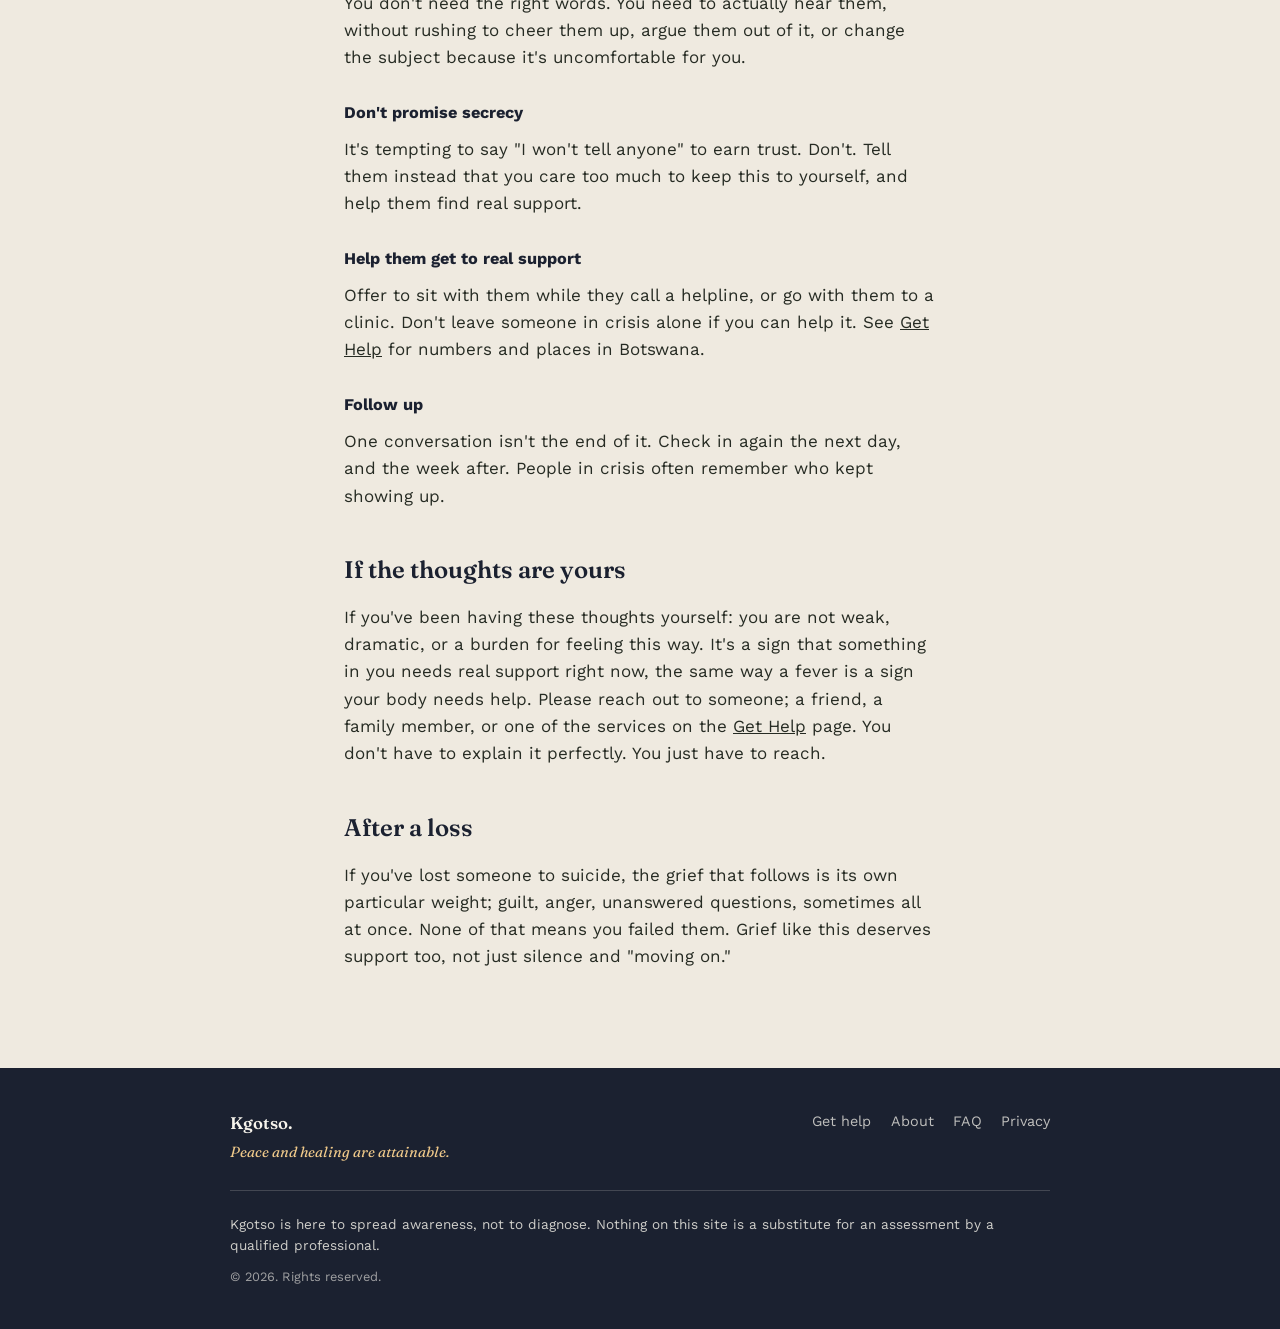
<file: suicide-awareness.html>
<!DOCTYPE html>
<html lang="en">
<head>
<meta charset="UTF-8">
<meta name="viewport" content="width=device-width, initial-scale=1.0">
<title>Suicide Awareness &amp; Prevention — Kgotso</title>
<meta name="description" content="Warning signs, how to support someone who's struggling, and what to do if you or someone you love is having suicidal thoughts.">
<link rel="preconnect" href="https://fonts.googleapis.com">
<link href="https://fonts.googleapis.com/css2?family=Fraunces:ital,wght@0,500;0,600;1,500&family=Work+Sans:wght@400;500;600;700&display=swap" rel="stylesheet">
<link rel="stylesheet" href="style.css">
<link rel="icon" href="favicon.svg" type="image/svg+xml">
</head>
<body>
<a class="skip-link" href="#main">Skip to content</a>

<header class="site-header">
  <a href="index.html" class="brand">Kgotso<span>.</span></a>
  <button class="nav-toggle" aria-label="Open menu" aria-expanded="false"><span></span></button>
  <nav class="site-nav">
    <ul>
      <li><a href="index.html">Home</a></li>
      <li><a href="conditions.html">Understanding</a></li>
      <li><a href="suicide-awareness.html" aria-current="page">Suicide Awareness</a></li>
      <li><a href="get-help.html">Get Help</a></li>
      <li><a href="faq.html">FAQ</a></li>
      <li><a href="about.html">About</a></li>
    </ul>
  </nav>
</header>

<div class="crisis-banner">
  <div class="crisis-banner-inner">
    <strong>If someone is in immediate danger right now</strong>
    <p>Stay with them if you safely can, and get emergency help immediately. See the <a href="get-help.html" style="color:#F2EDE3; text-decoration:underline;">Get Help page</a> for numbers to call.</p>
  </div>
</div>

<section class="page-hero" id="main">
  <div class="page-hero-inner">
    <p class="kicker">This one matters most</p>
    <h1>Suicide awareness &amp; prevention</h1>
    <p class="lede">This page won't describe methods or details, it will tell you what to watch for, what to say, and what actually helps.</p>
  </div>
</section>

<div class="content">

  <p>This year I lost a friend to suicide. Writing this page is one of the hardest and most necessary things on this whole site. If you're reading it because you've lost someone too, I'm sorry for your loss.</p>

  <h2>Warning signs</h2>
  <p>Not everyone shows obvious signs, but many people do, often in ways that are easy to miss or explain away:</p>
  <ul>
    <li>Talking about being a burden, feeling trapped, or having no reason to live</li>
    <li>Withdrawing from friends, family, or activities they used to care about</li>
    <li>Giving away possessions, or tying up loose ends without a clear reason</li>
    <li>A sudden calm or improvement in mood after a period of deep depression</li>
    <li>Increased use of alcohol or other substances</li>
    <li>Saying goodbye in ways that feel more final than usual</li>
    <li>Changes in sleeping or eating patterns, or a loss of interest in the future</li>
  </ul>

  <div class="pull-note">
    <strong>You don't need to be certain</strong>
    You don't have to be sure someone is suicidal to check in with them. A wrong guess costs you an honest conversation. A right guess you miss can cost a life.
  </div>

  <h2>If you're worried about someone</h2>

  <h3>Ask directly</h3>
  <p>"Are you thinking about suicide?" It feels like a frightening thing to say out loud. It does not put the idea in their head, research consistently shows the opposite. Most people are relieved someone finally asked plainly.</p>

  <h3>Listen without trying to fix it immediately</h3>
  <p>You don't need the right words. You need to actually hear them, without rushing to cheer them up, argue them out of it, or change the subject because it's uncomfortable for you.</p>

  <h3>Don't promise secrecy</h3>
  <p>It's tempting to say "I won't tell anyone" to earn trust. Don't. Tell them instead that you care too much to keep this to yourself, and help them find real support.</p>

  <h3>Help them get to real support</h3>
  <p>Offer to sit with them while they call a helpline, or go with them to a clinic. Don't leave someone in crisis alone if you can help it. See <a href="get-help.html">Get Help</a> for numbers and places in Botswana.</p>

  <h3>Follow up</h3>
  <p>One conversation isn't the end of it. Check in again the next day, and the week after. People in crisis often remember who kept showing up.</p>

  <h2>If the thoughts are yours</h2>
  <p>If you've been having these thoughts yourself: you are not weak, dramatic, or a burden for feeling this way. It's a sign that something in you needs real support right now, the same way a fever is a sign your body needs help. Please reach out to someone; a friend, a family member, or one of the services on the <a href="get-help.html">Get Help</a> page. You don't have to explain it perfectly. You just have to reach.</p>

  <h2>After a loss</h2>
  <p>If you've lost someone to suicide, the grief that follows is its own particular weight; guilt, anger, unanswered questions, sometimes all at once. None of that means you failed them. Grief like this deserves support too, not just silence and "moving on."</p>

</div>

<footer class="site-footer">
  <div class="site-footer-inner">
    <div class="footer-brand">
      <span>Kgotso.</span>
      <p class="footer-tagline">Peace and healing are attainable.</p>
    </div>
    <ul class="footer-links">
      <li><a href="get-help.html">Get help</a></li>
      <li><a href="about.html">About</a></li>
      <li><a href="faq.html">FAQ</a></li>
      <li><a href="privacy.html">Privacy</a></li>
    </ul>
  </div>
  <p class="footer-disclaimer">Kgotso is here to spread awareness, not to diagnose. Nothing on this site is a substitute for an assessment by a qualified professional.</p>
  <p class="footer-copyright">&copy; 2026. Rights reserved.</p>
</footer>

<script src="script.js"></script>
</body>
</html>
</file>
<file: style.css>
:root {
  --ink: #1B2130;
  --dusk: #2B3448;
  --gold: #D9922E;
  --gold-soft: #EFC98A;
  --sage: #5C7A68;
  --paper: #EFEAE0;
  --paper-high: #F7F4EC;
  --text: #262B23;
  --text-soft: #55564C;
  --line: #D7CFBC;
  --line-dark: rgba(247, 244, 236, 0.16);

  --serif: "Fraunces", Georgia, "Times New Roman", serif;
  --sans: "Work Sans", -apple-system, BlinkMacSystemFont, "Segoe UI", sans-serif;

  --measure: 640px;
}

@media (prefers-color-scheme: dark) {
  :root { color-scheme: dark; }
}

* { box-sizing: border-box; }

html {
  scroll-behavior: smooth;
}

@media (prefers-reduced-motion: reduce) {
  html { scroll-behavior: auto; }
  *, *::before, *::after {
    animation-duration: 0.01ms !important;
    animation-iteration-count: 1 !important;
    transition-duration: 0.01ms !important;
  }
}

body {
  margin: 0;
  background: var(--paper);
  color: var(--text);
  font-family: var(--sans);
  font-size: 17px;
  line-height: 1.6;
  -webkit-font-smoothing: antialiased;
}

img { max-width: 100%; display: block; }

body, p, h1, h2, h3, .meta {
  overflow-wrap: break-word;
  word-break: break-word;
}

a {
  color: inherit;
}

a:focus-visible,
button:focus-visible {
  outline: 2px solid var(--gold);
  outline-offset: 3px;
}

.site-header {
  position: sticky;
  top: 0;
  z-index: 20;
  display: flex;
  align-items: center;
  justify-content: space-between;
  padding: 1.1rem 1.5rem;
  background: rgba(239, 234, 224, 0.92);
  backdrop-filter: blur(6px);
  border-bottom: 1px solid var(--line);
}

.brand {
  font-family: var(--serif);
  font-weight: 600;
  font-size: 1.15rem;
  text-decoration: none;
  color: var(--ink);
  letter-spacing: 0.01em;
}

.brand span {
  color: var(--gold);
}

.nav-toggle {
  display: none;
  background: none;
  border: 1px solid var(--line);
  border-radius: 4px;
  width: 44px;
  height: 40px;
  cursor: pointer;
  position: relative;
  flex-shrink: 0;
}
.nav-toggle span,
.nav-toggle::before,
.nav-toggle::after {
  content: "";
  position: absolute;
  left: 11px;
  right: 11px;
  height: 1.5px;
  background: var(--ink);
}
.nav-toggle::before { top: 14px; }
.nav-toggle span { top: 19.5px; }
.nav-toggle::after { top: 25px; }

.site-nav ul {
  list-style: none;
  display: flex;
  gap: 1.6rem;
  margin: 0;
  padding: 0;
}

.site-nav a {
  text-decoration: none;
  font-size: 0.94rem;
  color: var(--text-soft);
  padding-bottom: 3px;
  border-bottom: 1px solid transparent;
  transition: color 0.15s ease, border-color 0.15s ease;
}

.site-nav a:hover,
.site-nav a[aria-current="page"] {
  color: var(--ink);
  border-color: var(--gold);
}

@media (max-width: 760px) {
  .site-header { padding: 0.9rem 1.2rem; }
  .nav-toggle { display: block; }
  .site-nav {
    display: none;
    position: absolute;
    top: 100%;
    left: 0;
    right: 0;
    background: var(--paper-high);
    border-bottom: 1px solid var(--line);
    padding: 0.5rem 1.2rem 1.2rem;
    max-height: calc(100vh - 60px);
    overflow-y: auto;
  }
  .site-nav.open { display: block; }
  .site-nav ul {
    flex-direction: column;
    gap: 0.2rem;
  }
  .site-nav a {
    display: block;
    padding: 0.7rem 0.1rem;
    font-size: 1rem;
  }
}

.hero {
  position: relative;
  background: linear-gradient(180deg, #171B26 0%, #232B3D 58%, #3B3524 100%);
  color: var(--paper-high);
  padding: 5.5rem 1.5rem 6.5rem;
  overflow: hidden;
}

.hero::after {
  content: "";
  position: absolute;
  left: 50%;
  bottom: -140px;
  width: 640px;
  height: 640px;
  border-radius: 50%;
  background: radial-gradient(circle, rgba(217,146,46,0.55) 0%, rgba(217,146,46,0) 70%);
  transform: translateX(-50%);
  pointer-events: none;
}

.hero-inner {
  position: relative;
  max-width: 760px;
  margin: 0 auto;
}

.hero-eyebrow {
  font-family: var(--serif);
  font-style: italic;
  color: var(--gold-soft);
  font-size: 1.05rem;
  margin: 0 0 1rem;
}

.hero h1 {
  font-family: var(--serif);
  font-weight: 600;
  font-size: clamp(2.2rem, 5vw, 3.4rem);
  line-height: 1.12;
  margin: 0 0 1.3rem;
  max-width: 14ch;
}

.hero p {
  font-size: 1.12rem;
  color: rgba(247, 244, 236, 0.82);
  max-width: 46ch;
  margin: 0 0 2.2rem;
}

.hero-actions {
  display: flex;
  flex-wrap: wrap;
  gap: 0.9rem;
}

.btn {
  display: inline-flex;
  align-items: center;
  justify-content: center;
  min-height: 44px;
  font-family: var(--sans);
  font-size: 0.96rem;
  font-weight: 600;
  text-decoration: none;
  padding: 0.75rem 1.4rem;
  border-radius: 3px;
  transition: transform 0.12s ease, background 0.15s ease;
}

.btn-primary {
  background: var(--gold);
  color: #201A0C;
}
.btn-primary:hover { background: var(--gold-soft); }

.btn-ghost {
  background: transparent;
  border: 1px solid rgba(247, 244, 236, 0.4);
  color: var(--paper-high);
}
.btn-ghost:hover { border-color: var(--gold-soft); color: var(--gold-soft); }

.btn-dark {
  background: var(--ink);
  color: var(--paper-high);
  border: 1px solid var(--ink);
}
.btn-dark:hover { background: var(--dusk); }

.directory {
  max-width: 820px;
  margin: 0 auto;
  padding: 4rem 1.5rem 5rem;
}

.directory-heading {
  font-family: var(--serif);
  font-size: 1.5rem;
  margin: 0 0 0.4rem;
}

.directory-sub {
  color: var(--text-soft);
  margin: 0 0 2.4rem;
  max-width: 56ch;
}

.dir-list {
  border-top: 1px solid var(--line);
}

.dir-item {
  display: flex;
  text-decoration: none;
  color: inherit;
  border-bottom: 1px solid var(--line);
  padding: 1.5rem 0.25rem;
  align-items: baseline;
  justify-content: space-between;
  gap: 1.5rem;
  transition: padding-left 0.15s ease;
}

.dir-item:hover { padding-left: 0.6rem; }

.dir-item-text h3 {
  font-family: var(--serif);
  font-weight: 600;
  font-size: 1.22rem;
  margin: 0 0 0.35rem;
  color: var(--ink);
}

.dir-item-text p {
  margin: 0;
  color: var(--text-soft);
  font-size: 0.96rem;
  max-width: 52ch;
}

.dir-arrow {
  font-family: var(--serif);
  font-style: italic;
  color: var(--gold);
  font-size: 1.4rem;
  flex-shrink: 0;
}

.page-hero {
  background: var(--paper-high);
  border-bottom: 1px solid var(--line);
  padding: 3.2rem 1.5rem 2.4rem;
}

.page-hero-inner {
  max-width: var(--measure);
  margin: 0 auto;
}

.kicker {
  font-family: var(--serif);
  font-style: italic;
  color: var(--sage);
  margin: 0 0 0.6rem;
  font-size: 1.02rem;
}

.page-hero h1 {
  font-family: var(--serif);
  font-weight: 600;
  font-size: clamp(1.8rem, 4vw, 2.5rem);
  line-height: 1.18;
  margin: 0 0 1rem;
}

.page-hero .lede {
  color: var(--text-soft);
  font-size: 1.08rem;
  max-width: 58ch;
  margin: 0;
}

.content {
  max-width: var(--measure);
  margin: 0 auto;
  padding: 2.8rem 1.5rem 5rem;
}

.content h2 {
  font-family: var(--serif);
  font-weight: 600;
  font-size: 1.5rem;
  margin: 2.6rem 0 0.9rem;
  color: var(--ink);
}

.content h2:first-child { margin-top: 0; }

.content h3 {
  font-family: var(--sans);
  font-weight: 700;
  font-size: 1.02rem;
  margin: 1.8rem 0 0.6rem;
  color: var(--ink);
}

.content p { margin: 0 0 1.1rem; }

.content ul, .content ol {
  margin: 0 0 1.3rem;
  padding-left: 1.3rem;
}

.content li { margin-bottom: 0.55rem; }

.content strong { color: var(--ink); }

.pull-note {
  border-left: 3px solid var(--gold);
  background: var(--paper-high);
  padding: 1.1rem 1.3rem;
  margin: 1.6rem 0;
  font-size: 0.97rem;
  color: var(--text-soft);
}

.pull-note strong { display: block; color: var(--ink); margin-bottom: 0.3rem; }

.trigger-warning {
  border: 1px solid var(--line);
  border-left: 3px solid var(--sage);
  background: var(--paper-high);
  padding: 1.1rem 1.3rem;
  margin: 0 0 2rem;
  font-size: 0.95rem;
  color: var(--text-soft);
}
.trigger-warning strong { display: block; color: var(--ink); margin-bottom: 0.3rem; }

.condition {
  border-top: 1px solid var(--line);
  padding: 1.8rem 0;
}
.condition:last-child { border-bottom: 1px solid var(--line); }

.condition h3 {
  font-family: var(--serif);
  font-size: 1.2rem;
  margin: 0 0 0.5rem;
}

.resource {
  border: 1px solid var(--line);
  background: var(--paper-high);
  padding: 1.3rem 1.4rem;
  margin-bottom: 1rem;
}
.resource h3 {
  font-family: var(--serif);
  font-size: 1.1rem;
  margin: 0 0 0.35rem;
}
.resource .meta {
  font-size: 0.92rem;
  color: var(--sage);
  font-weight: 600;
  margin-bottom: 0.5rem;
}
.resource p { margin: 0; color: var(--text-soft); font-size: 0.96rem; }

.crisis-banner {
  background: var(--ink);
  color: var(--paper-high);
  padding: 1.4rem 1.5rem;
  text-align: center;
}
.crisis-banner-inner {
  max-width: var(--measure);
  margin: 0 auto;
}
.crisis-banner strong { color: var(--gold-soft); }
.crisis-banner p { margin: 0.3rem 0 0; font-size: 0.95rem; color: rgba(247,244,236,0.85); }

.faq-item {
  border-bottom: 1px solid var(--line);
}
.faq-q {
  width: 100%;
  min-height: 44px;
  text-align: left;
  background: none;
  border: none;
  font-family: var(--sans);
  font-weight: 600;
  font-size: 1.02rem;
  color: var(--ink);
  padding: 1.3rem 2rem 1.3rem 0;
  cursor: pointer;
  position: relative;
}
.faq-q::after {
  content: "+";
  position: absolute;
  right: 0.2rem;
  top: 1.2rem;
  font-family: var(--serif);
  font-size: 1.3rem;
  color: var(--gold);
  transition: transform 0.15s ease;
}
.faq-item.open .faq-q::after { transform: rotate(45deg); }
.faq-a {
  display: none;
  padding: 0 0 1.4rem;
  color: var(--text-soft);
  max-width: 58ch;
}
.faq-item.open .faq-a { display: block; }

.about-figure {
  font-family: var(--serif);
  font-style: italic;
  font-size: 1.3rem;
  line-height: 1.5;
  color: var(--ink);
  border-left: 3px solid var(--sage);
  padding-left: 1.3rem;
  margin: 1.8rem 0;
}

.qr-callout {
  background: var(--paper-high);
  border: 1px solid var(--line);
  padding: 1.6rem;
  display: flex;
  align-items: center;
  gap: 1.3rem;
  margin: 2rem 0;
}
.qr-callout .mark {
  font-family: var(--serif);
  font-size: 2.1rem;
  color: var(--gold);
  flex-shrink: 0;
}
.qr-callout p { margin: 0; color: var(--text-soft); font-size: 0.95rem; }

.site-footer {
  background: var(--ink);
  color: rgba(247, 244, 236, 0.7);
  padding: 2.6rem 1.5rem;
}
.site-footer-inner {
  max-width: 820px;
  margin: 0 auto;
  display: flex;
  flex-wrap: wrap;
  justify-content: space-between;
  gap: 1.5rem;
  font-size: 0.9rem;
}
.site-footer a {
  color: rgba(247, 244, 236, 0.75);
  text-decoration: none;
}
.site-footer a:hover { color: var(--gold-soft); }
.footer-brand span {
  font-family: var(--serif);
  font-weight: 600;
  font-size: 1.05rem;
  color: var(--paper-high);
}
.footer-tagline {
  font-family: var(--serif);
  font-style: italic;
  color: var(--gold-soft);
  margin: 0.3rem 0 0;
  font-size: 0.92rem;
}
.footer-links {
  list-style: none;
  padding: 0;
  margin: 0;
  display: flex;
  flex-wrap: wrap;
  gap: 0.4rem 1.2rem;
}
.footer-disclaimer {
  max-width: 820px;
  margin: 1.6rem auto 0;
  padding-top: 1.4rem;
  border-top: 1px solid rgba(247, 244, 236, 0.18);
  font-size: 0.85rem;
  color: rgba(247, 244, 236, 0.82);
}
.footer-copyright {
  max-width: 820px;
  margin: 0.6rem auto 0;
  font-size: 0.8rem;
  color: rgba(247, 244, 236, 0.6);
}

.skip-link {
  position: absolute;
  left: -999px;
  top: auto;
  z-index: 100;
  background: var(--ink);
  color: var(--paper-high);
  padding: 0.9rem 1.3rem;
  font-family: var(--sans);
  font-weight: 600;
  font-size: 0.95rem;
  text-decoration: none;
  border-radius: 0 0 4px 0;
}
.skip-link:focus {
  left: 0;
  top: 0;
}

@media (max-width: 600px) {
  body { font-size: 16px; }

  .hero {
    padding: 3.6rem 1.25rem 4rem;
  }
  .hero-eyebrow { font-size: 0.95rem; }
  .hero h1 { max-width: none; }
  .hero p { max-width: none; }

  .hero-actions {
    flex-direction: column;
    align-items: stretch;
  }
  .hero-actions .btn { width: 100%; }

  .directory { padding: 2.8rem 1.25rem 3.5rem; }
  .directory-heading { font-size: 1.3rem; }

  .dir-item {
    padding: 1.25rem 0.15rem;
    gap: 1rem;
  }
  .dir-item-text h3 { font-size: 1.08rem; }
  .dir-item-text p { font-size: 0.92rem; }
  .dir-arrow { font-size: 1.2rem; }

  .page-hero { padding: 2.4rem 1.25rem 1.9rem; }
  .content { padding: 2rem 1.25rem 3.5rem; }
  .content h2 { font-size: 1.3rem; margin-top: 2.1rem; }

  .crisis-banner { padding: 1.2rem 1.25rem; }

  .resource { padding: 1.1rem 1.15rem; }

  .qr-callout {
    flex-direction: column;
    align-items: flex-start;
    gap: 0.6rem;
    padding: 1.3rem;
  }

  .about-figure { font-size: 1.15rem; padding-left: 1rem; }

  .site-footer { padding: 2.2rem 1.25rem; }
  .site-footer-inner { gap: 1.2rem; }
  .footer-links { gap: 0.35rem 1rem; }
}
</file>
